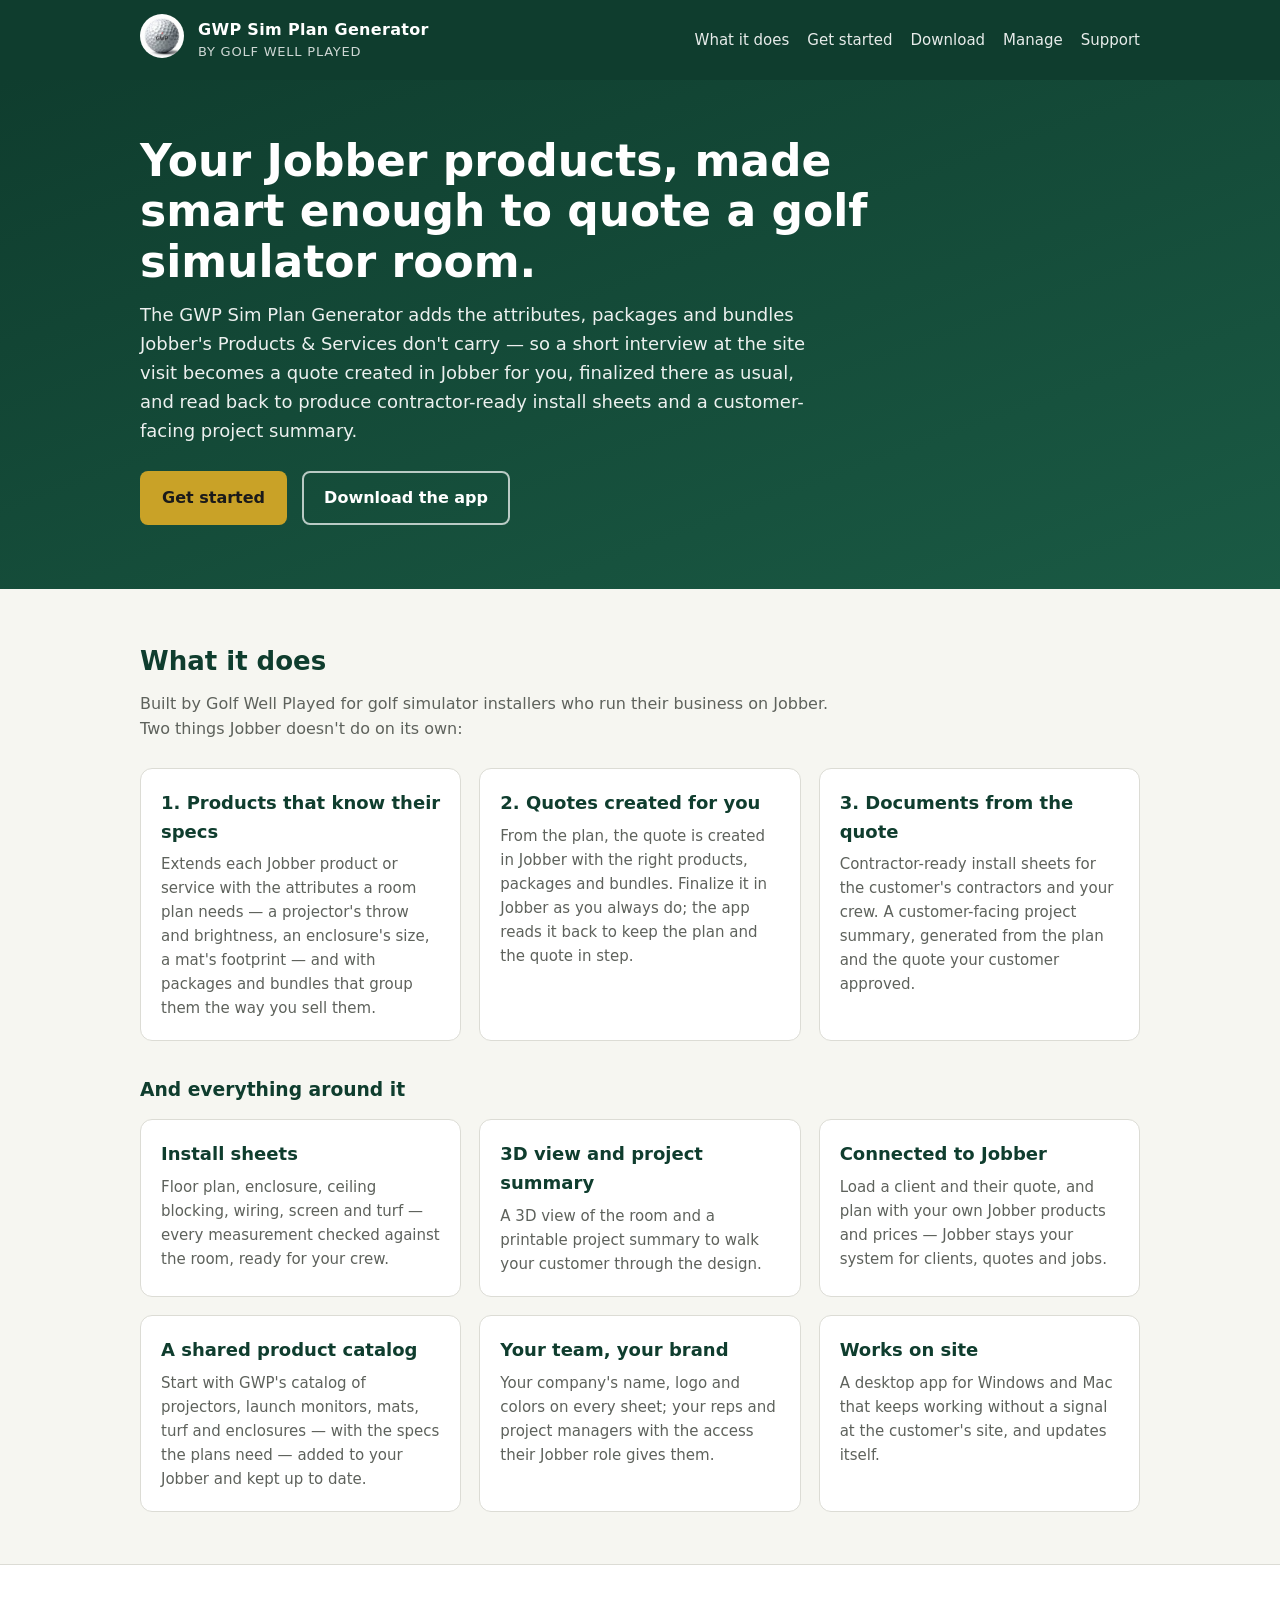
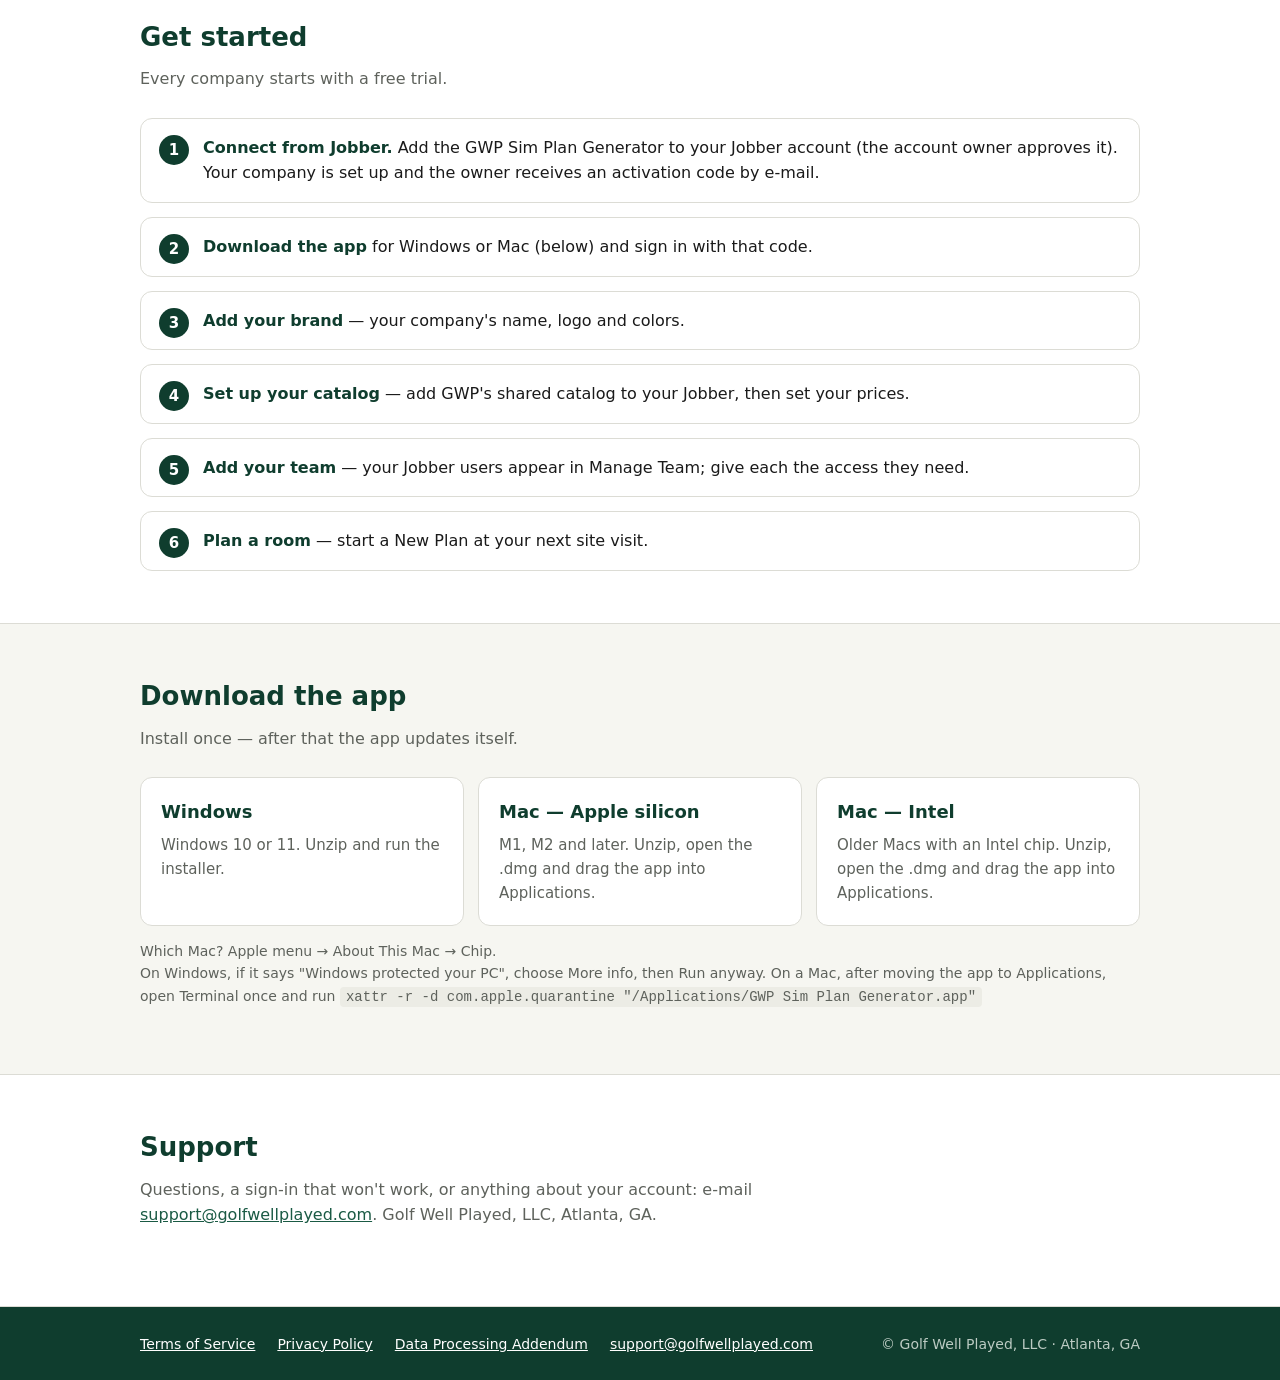
<file: docs/index.html>
<!DOCTYPE html>
<html lang="en">
<head>
<meta charset="utf-8">
<meta name="viewport" content="width=device-width, initial-scale=1">
<title>GWP Sim Plan Generator</title>
<meta name="description" content="Contractor-ready golf simulator room plans, connected to Jobber — floor plan, enclosure, blocking, wiring, screen, turf and a 3D view, from one interview.">
<link rel="icon" href="assets/gwp-logo.png">
<link rel="stylesheet" href="assets/site.css">
</head>
<body>
<header class="top"><div class="wrap">
  <a href="" aria-label="Home"><img src="assets/gwp-logo.png" alt="Golf Well Played"></a>
  <div class="brand">GWP Sim Plan Generator<small>by Golf Well Played</small></div>
  <nav aria-label="Site"><a href="#what">What it does</a><a href="#start">Get started</a><a href="#download">Download</a><a href="manage.html">Manage</a><a href="#support">Support</a></nav>
</div></header>
<main>
<section class="hero"><div class="wrap">
  <h1>Your Jobber products, made smart enough to quote a golf simulator room.</h1>
  <p>The GWP Sim Plan Generator adds the attributes, packages and bundles Jobber's Products &amp; Services don't carry —
  so a short interview at the site visit becomes a quote created in Jobber for you, finalized there as usual, and read
  back to produce contractor-ready install sheets and a customer-facing project summary.</p>
  <a class="btn btn-gold" href="#start">Get started</a> <a class="btn btn-line" href="#download">Download the app</a>
</div></section>

<section id="what"><div class="wrap">
  <h2>What it does</h2>
  <p class="lead">Built by Golf Well Played for golf simulator installers who run their business on Jobber. Two things
    Jobber doesn't do on its own:</p>
  <div class="grid">
    <div class="card"><h3>1. Products that know their specs</h3><p>Extends each Jobber product or service with the
      attributes a room plan needs — a projector's throw and brightness, an enclosure's size, a mat's footprint — and with
      packages and bundles that group them the way you sell them.</p></div>
    <div class="card"><h3>2. Quotes created for you</h3><p>From the plan, the quote is created in Jobber with the right
      products, packages and bundles. Finalize it in Jobber as you always do; the app reads it back to keep the plan and
      the quote in step.</p></div>
    <div class="card"><h3>3. Documents from the quote</h3><p>Contractor-ready install sheets for the customer's contractors
      and your crew. A customer-facing project summary, generated from the plan and the quote your customer approved.</p></div>
  </div>
  <h3 style="margin:34px 0 14px;color:var(--green)">And everything around it</h3>
  <div class="grid">
    <div class="card"><h3>Install sheets</h3><p>Floor plan, enclosure, ceiling blocking, wiring, screen and turf — every
      measurement checked against the room, ready for your crew.</p></div>
    <div class="card"><h3>3D view and project summary</h3><p>A 3D view of the room and a printable project summary to walk
      your customer through the design.</p></div>
    <div class="card"><h3>Connected to Jobber</h3><p>Load a client and their quote, and plan with your own Jobber products
      and prices — Jobber stays your system for clients, quotes and jobs.</p></div>
    <div class="card"><h3>A shared product catalog</h3><p>Start with GWP's catalog of projectors, launch monitors, mats,
      turf and enclosures — with the specs the plans need — added to your Jobber and kept up to date.</p></div>
    <div class="card"><h3>Your team, your brand</h3><p>Your company's name, logo and colors on every sheet; your reps and
      project managers with the access their Jobber role gives them.</p></div>
    <div class="card"><h3>Works on site</h3><p>A desktop app for Windows and Mac that keeps working without a signal at the
      customer's site, and updates itself.</p></div>
  </div>
</div></section>

<section id="start" class="band"><div class="wrap">
  <h2>Get started</h2>
  <p class="lead">Every company starts with a free trial.</p>
  <ol class="steps">
    <li><b>Connect from Jobber.</b> Add the GWP Sim Plan Generator to your Jobber account (the account owner approves it).
      Your company is set up and the owner receives an activation code by e-mail.</li>
    <li><b>Download the app</b> for Windows or Mac (below) and sign in with that code.</li>
    <li><b>Add your brand</b> — your company's name, logo and colors.</li>
    <li><b>Set up your catalog</b> — add GWP's shared catalog to your Jobber, then set your prices.</li>
    <li><b>Add your team</b> — your Jobber users appear in Manage Team; give each the access they need.</li>
    <li><b>Plan a room</b> — start a New Plan at your next site visit.</li>
  </ol>
</div></section>

<section id="download"><div class="wrap">
  <h2>Download the app</h2>
  <p class="lead">Install once — after that the app updates itself.</p>
  <div class="downloads">
    <a class="card" href="https://github.com/rkfarrisjr/gwp-sim-plan-generator-releases/releases/latest/download/GWP-Sim-Plan-Generator-Windows.zip"><h3>Windows</h3><p>Windows 10 or 11. Unzip and run the
      installer.</p></a>
    <a class="card" href="https://github.com/rkfarrisjr/gwp-sim-plan-generator-releases/releases/latest/download/GWP-Sim-Plan-Generator-Mac-Apple-Silicon.zip"><h3>Mac — Apple silicon</h3><p>M1, M2 and later.
      Unzip, open the .dmg and drag the app into Applications.</p></a>
    <a class="card" href="https://github.com/rkfarrisjr/gwp-sim-plan-generator-releases/releases/latest/download/GWP-Sim-Plan-Generator-Mac-Intel.zip"><h3>Mac — Intel</h3><p>Older Macs with an Intel chip.
      Unzip, open the .dmg and drag the app into Applications.</p></a>
  </div>
  <p class="note u-mt">Which Mac? Apple menu → About This Mac → Chip.<br>On Windows, if it says "Windows protected your PC",
    choose More info, then Run anyway. On a Mac, after moving the app to Applications, open Terminal once and run
    <code>xattr -r -d com.apple.quarantine "/Applications/GWP Sim Plan Generator.app"</code></p>
</div></section>

<section id="support" class="band"><div class="wrap">
  <h2>Support</h2>
  <p class="lead">Questions, a sign-in that won't work, or anything about your account: e-mail
    <a href="mailto:support@golfwellplayed.com">support@golfwellplayed.com</a>. Golf Well Played, LLC, Atlanta, GA.</p>
</div></section>
</main>
<footer><div class="wrap">
  <a href="legal/terms.html">Terms of Service</a>
  <a href="legal/privacy.html">Privacy Policy</a>
  <a href="legal/dpa.html">Data Processing Addendum</a>
  <a href="mailto:support@golfwellplayed.com">support@golfwellplayed.com</a>
  <span class="right">© Golf Well Played, LLC · Atlanta, GA</span>
</div></footer>
</body>
</html>
</file>
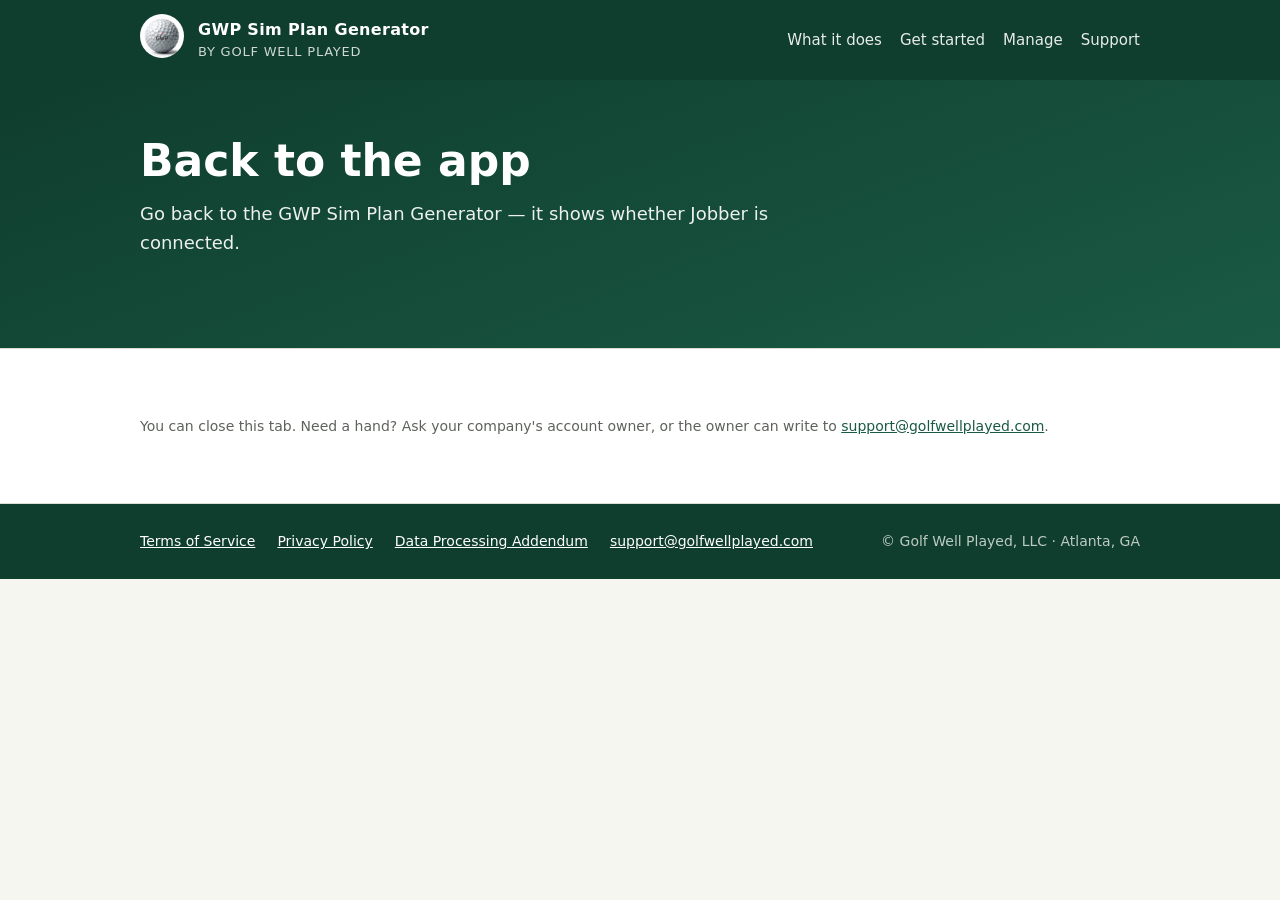
<file: docs/connect-done.html>
<!DOCTYPE html>
<html lang="en">
<head>
<meta charset="utf-8">
<meta name="viewport" content="width=device-width, initial-scale=1">
<title>Jobber connection — GWP Sim Plan Generator</title>
<meta name="robots" content="noindex">
<link rel="icon" href="assets/gwp-logo.png">
<link rel="stylesheet" href="assets/site.css">
<script src="assets/connect-done.js" defer></script>
</head>
<body>
<!-- Where Jobber's connect ends (v3.1.0, Rick 2026-11-24): Xano's /callback redirects here with ?result=connected | trial |
     used | expired | invalid | error (&why=other_company | other_account) — a new company goes to welcome.html instead. assets/connect-done.js shows the matching
     message; without it, the generic one below stays. -->
<header class="top"><div class="wrap">
  <a href="./" aria-label="Home"><img src="assets/gwp-logo.png" alt="Golf Well Played"></a>
  <div class="brand">GWP Sim Plan Generator<small>by Golf Well Played</small></div>
  <nav aria-label="Site"><a href="./#what">What it does</a><a href="./#start">Get started</a><a href="manage.html">Manage</a><a href="./#support">Support</a></nav>
</div></header>
<main>
<section class="hero"><div class="wrap">
  <h1 id="cd-title">Back to the app</h1>
  <p id="cd-text">Go back to the GWP Sim Plan Generator — it shows whether Jobber is connected.</p>
  <p id="cd-why" class="note" hidden></p>
</div></section>
<section class="band"><div class="wrap">
  <p class="note">You can close this tab. Need a hand? Ask your company's account owner, or the owner can write to
    <a href="mailto:support@golfwellplayed.com">support@golfwellplayed.com</a>.</p>
</div></section>
</main>
<footer><div class="wrap">
  <a href="legal/terms.html">Terms of Service</a>
  <a href="legal/privacy.html">Privacy Policy</a>
  <a href="legal/dpa.html">Data Processing Addendum</a>
  <a href="mailto:support@golfwellplayed.com">support@golfwellplayed.com</a>
  <span class="right">© Golf Well Played, LLC · Atlanta, GA</span>
</div></footer>
</body>
</html>
</file>
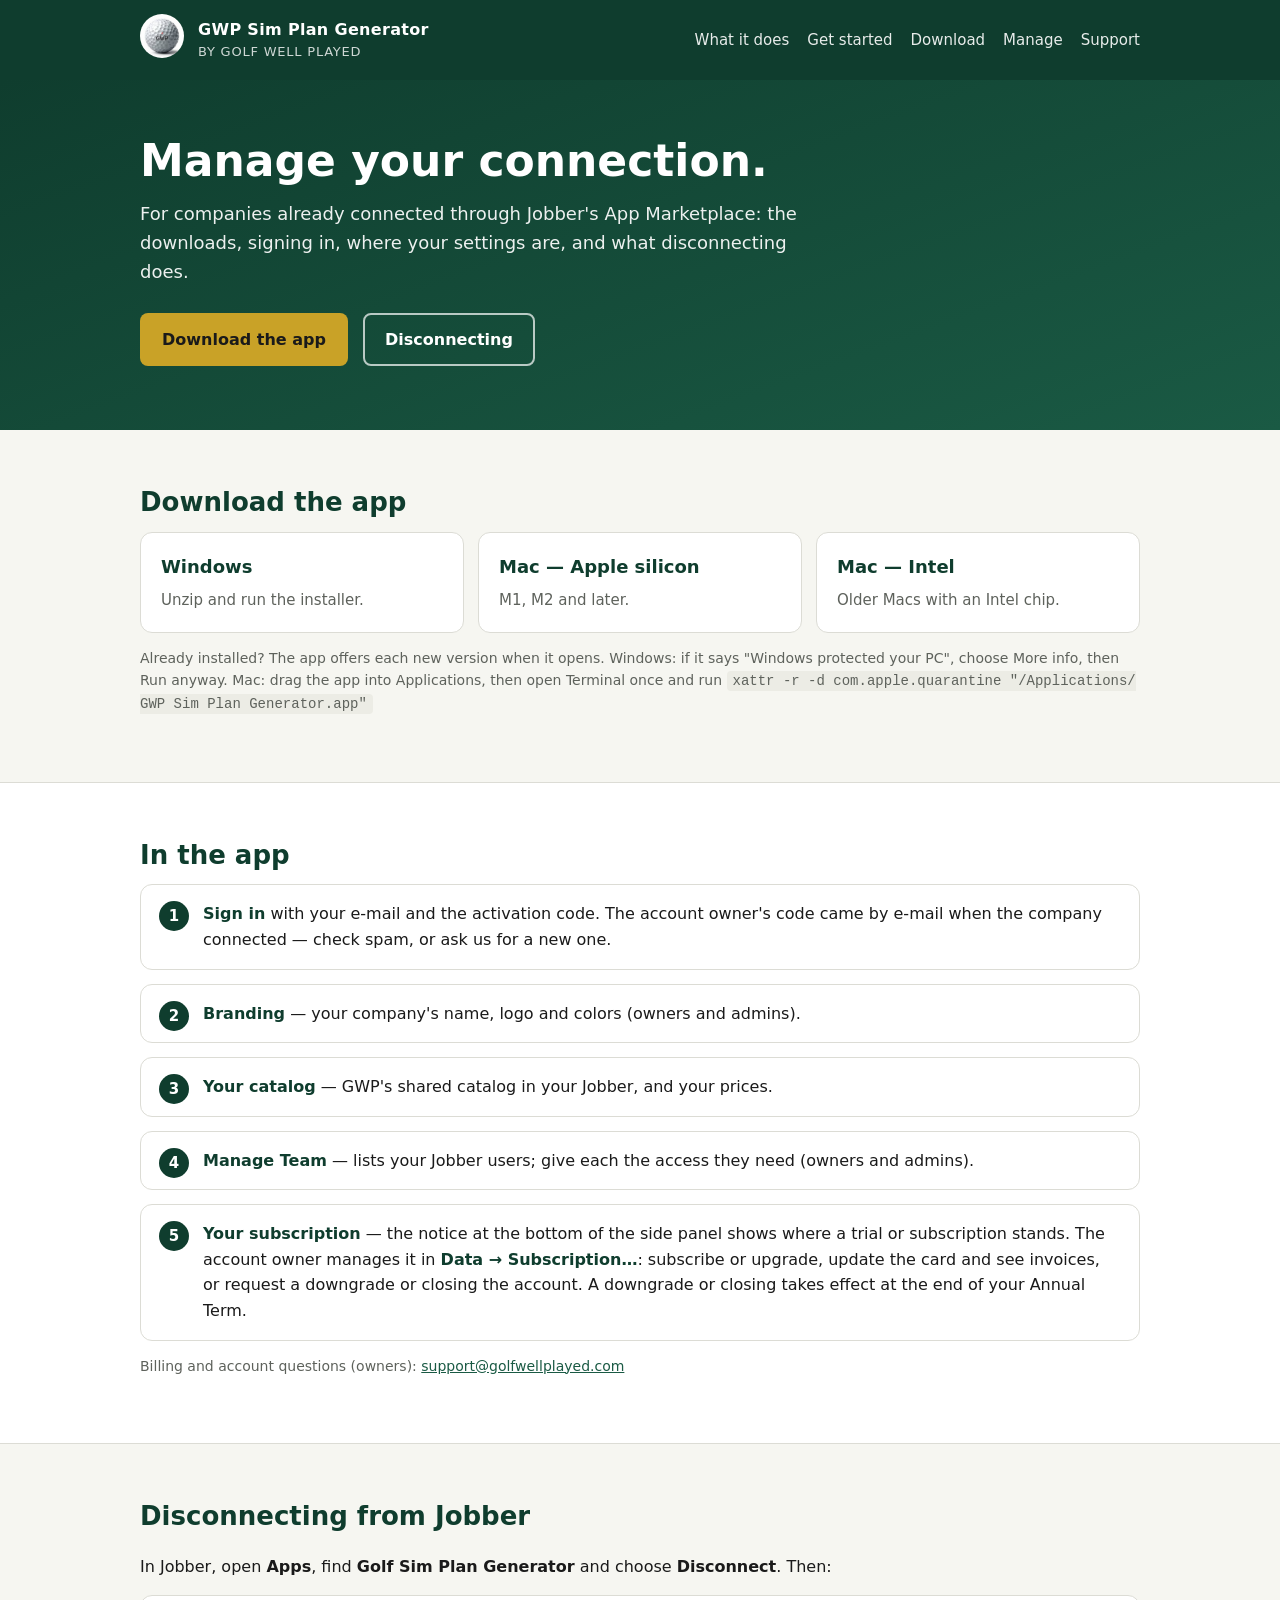
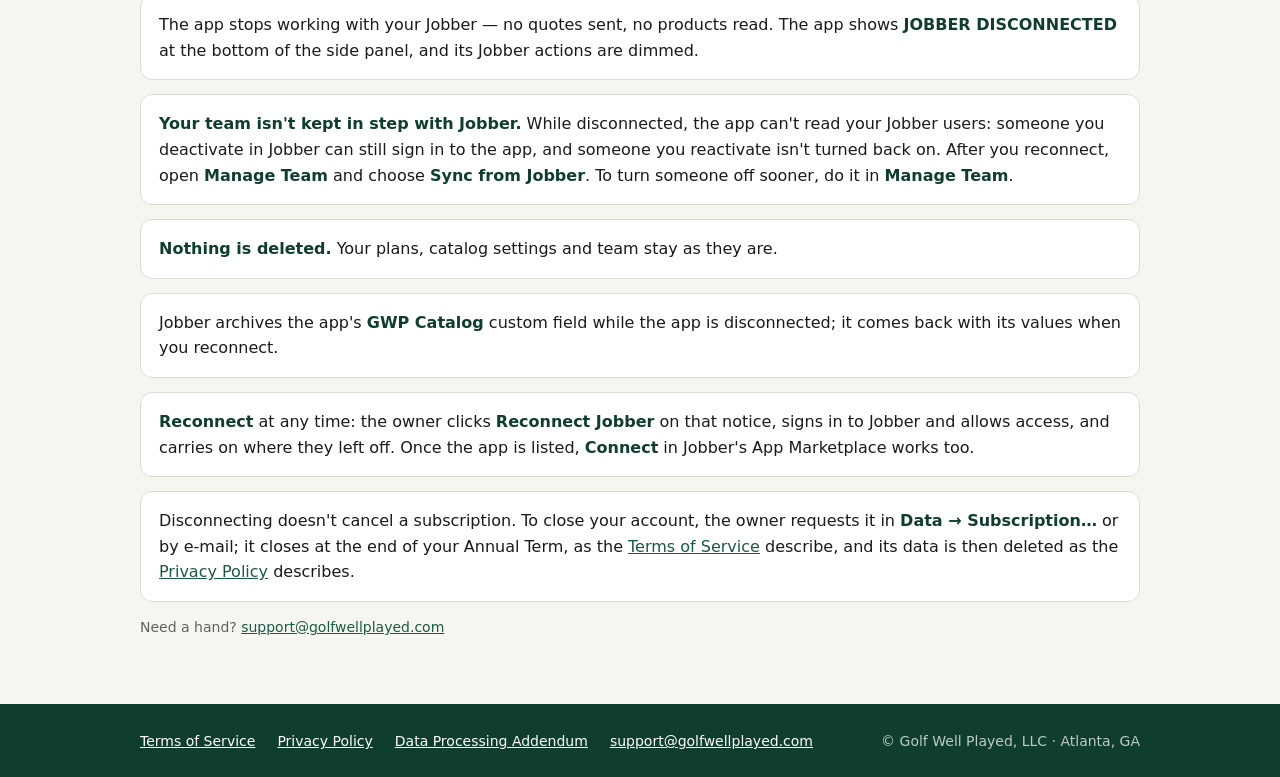
<file: docs/manage.html>
<!DOCTYPE html>
<html lang="en">
<head>
<meta charset="utf-8">
<meta name="viewport" content="width=device-width, initial-scale=1">
<title>Manage — GWP Sim Plan Generator</title>
<meta name="description" content="For companies connected to the GWP Sim Plan Generator — download the app, sign in, find your settings, and what disconnecting from Jobber does.">
<link rel="icon" href="assets/gwp-logo.png">
<link rel="stylesheet" href="assets/site.css">
</head>
<body>
<header class="top"><div class="wrap">
  <a href="./" aria-label="Home"><img src="assets/gwp-logo.png" alt="Golf Well Played"></a>
  <div class="brand">GWP Sim Plan Generator<small>by Golf Well Played</small></div>
  <nav aria-label="Site"><a href="./#what">What it does</a><a href="./#start">Get started</a><a href="#download">Download</a><a href="manage.html">Manage</a><a href="./#support">Support</a></nav>
</div></header>
<main>
<section class="hero"><div class="wrap">
  <h1>Manage your connection.</h1>
  <p>For companies already connected through Jobber's App Marketplace: the downloads, signing in, where your settings
  are, and what disconnecting does.</p>
  <a class="btn btn-gold" href="#download">Download the app</a> <a class="btn btn-line" href="#disconnect">Disconnecting</a>
</div></section>
<section id="download"><div class="wrap">
  <h2>Download the app</h2>
  <div class="downloads">
    <a class="card" href="https://github.com/rkfarrisjr/gwp-sim-plan-generator-releases/releases/latest/download/GWP-Sim-Plan-Generator-Windows.zip"><h3>Windows</h3><p>Unzip and run the installer.</p></a>
    <a class="card" href="https://github.com/rkfarrisjr/gwp-sim-plan-generator-releases/releases/latest/download/GWP-Sim-Plan-Generator-Mac-Apple-Silicon.zip"><h3>Mac — Apple silicon</h3><p>M1, M2 and later.</p></a>
    <a class="card" href="https://github.com/rkfarrisjr/gwp-sim-plan-generator-releases/releases/latest/download/GWP-Sim-Plan-Generator-Mac-Intel.zip"><h3>Mac — Intel</h3><p>Older Macs with an Intel chip.</p></a>
  </div>
  <p class="note">Already installed? The app offers each new version when it opens. Windows: if it says "Windows
    protected your PC", choose More info, then Run anyway. Mac: drag the app into Applications, then open Terminal once
    and run <code>xattr -r -d com.apple.quarantine "/Applications/GWP Sim Plan Generator.app"</code></p>
</div></section>
<section class="band"><div class="wrap">
  <h2>In the app</h2>
  <ol class="steps">
    <li><b>Sign in</b> with your e-mail and the activation code. The account owner's code came by e-mail when the
      company connected — check spam, or ask us for a new one.</li>
    <li><b>Branding</b> — your company's name, logo and colors (owners and admins).</li>
    <li><b>Your catalog</b> — GWP's shared catalog in your Jobber, and your prices.</li>
    <li><b>Manage Team</b> — lists your Jobber users; give each the access they need (owners and admins).</li>
    <li><b>Your subscription</b> — the notice at the bottom of the side panel shows where a trial or subscription stands. The
      account owner manages it in <b>Data → Subscription…</b>: subscribe or upgrade, update the card and see invoices,
      or request a downgrade or closing the account. A downgrade or closing takes effect at the end of your Annual
      Term.</li>
  </ol>
  <p class="note">Billing and account questions (owners): <a href="mailto:support@golfwellplayed.com">support@golfwellplayed.com</a></p>
</div></section>
<section id="disconnect"><div class="wrap">
  <h2>Disconnecting from Jobber</h2>
  <p>In Jobber, open <b>Apps</b>, find <b>Golf Sim Plan Generator</b> and choose <b>Disconnect</b>. Then:</p>
  <ul class="steps plain">
    <li>The app stops working with your Jobber — no quotes sent, no products read. The app shows
      <b>JOBBER DISCONNECTED</b> at the bottom of the side panel, and its Jobber actions are dimmed.</li>
    <li><b>Your team isn't kept in step with Jobber.</b> While disconnected, the app can't read your Jobber users: someone
      you deactivate in Jobber can still sign in to the app, and someone you reactivate isn't turned back on. After you
      reconnect, open <b>Manage Team</b> and choose <b>Sync from Jobber</b>. To turn someone off sooner, do it in
      <b>Manage Team</b>.</li>
    <li><b>Nothing is deleted.</b> Your plans, catalog settings and team stay as they are.</li>
    <li>Jobber archives the app's <b>GWP Catalog</b> custom field while the app is disconnected; it comes back with its
      values when you reconnect.</li>
    <li><b>Reconnect</b> at any time: the owner clicks <b>Reconnect Jobber</b> on that notice, signs in to Jobber and
      allows access, and carries on where they left off. Once the app is listed, <b>Connect</b> in Jobber's App
      Marketplace works too.</li>
    <li>Disconnecting doesn't cancel a subscription. To close your account, the owner requests it in
      <b>Data → Subscription…</b> or by e-mail; it closes at the end of your Annual Term, as the
      <a href="legal/terms.html">Terms of Service</a> describe, and its data is then deleted as the
      <a href="legal/privacy.html">Privacy Policy</a> describes.</li>
  </ul>
  <p class="note">Need a hand? <a href="mailto:support@golfwellplayed.com">support@golfwellplayed.com</a></p>
</div></section>
</main>
<footer><div class="wrap">
  <a href="legal/terms.html">Terms of Service</a>
  <a href="legal/privacy.html">Privacy Policy</a>
  <a href="legal/dpa.html">Data Processing Addendum</a>
  <a href="mailto:support@golfwellplayed.com">support@golfwellplayed.com</a>
  <span class="right">© Golf Well Played, LLC · Atlanta, GA</span>
</div></footer>
</body>
</html>
</file>
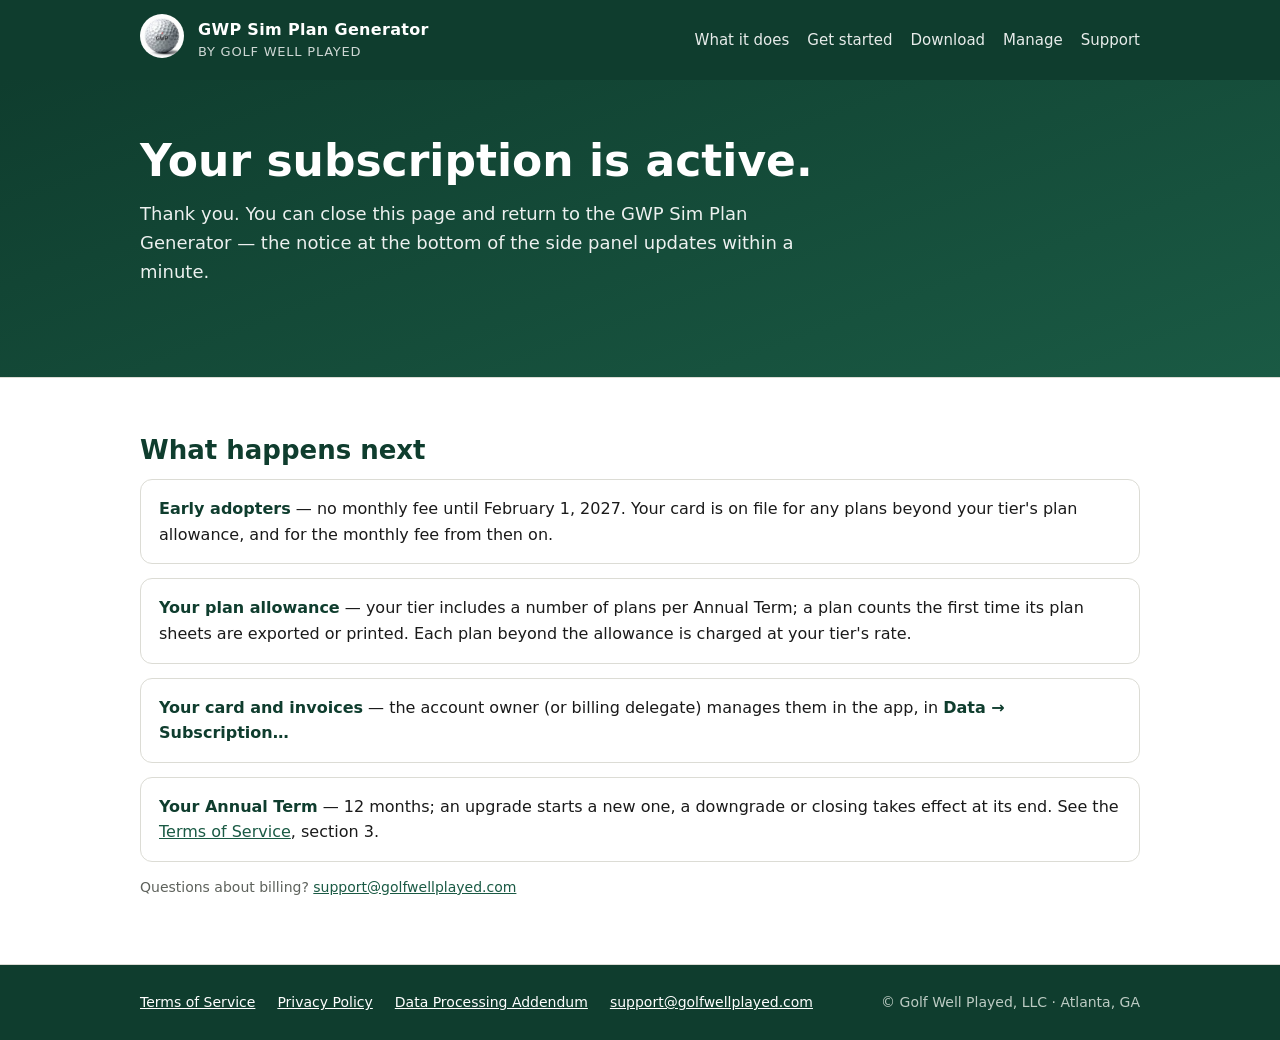
<file: docs/subscribed.html>
<!DOCTYPE html>
<html lang="en">
<head>
<meta charset="utf-8">
<meta name="viewport" content="width=device-width, initial-scale=1">
<title>Subscribed — GWP Sim Plan Generator</title>
<meta name="description" content="Your GWP Sim Plan Generator subscription is active — return to the app.">
<meta name="robots" content="noindex">
<link rel="icon" href="assets/gwp-logo.png">
<link rel="stylesheet" href="assets/site.css">
</head>
<body>
<header class="top"><div class="wrap">
  <a href="./" aria-label="Home"><img src="assets/gwp-logo.png" alt="Golf Well Played"></a>
  <div class="brand">GWP Sim Plan Generator<small>by Golf Well Played</small></div>
  <nav aria-label="Site"><a href="./#what">What it does</a><a href="./#start">Get started</a><a href="manage.html#download">Download</a><a href="manage.html">Manage</a><a href="./#support">Support</a></nav>
</div></header>
<main>
<section class="hero"><div class="wrap">
  <h1>Your subscription is active.</h1>
  <p>Thank you. You can close this page and return to the GWP Sim Plan Generator — the notice at the bottom of the side
  panel updates within a minute.</p>
</div></section>
<section class="band"><div class="wrap">
  <h2>What happens next</h2>
  <ul class="steps plain">
    <li><b>Early adopters</b> — no monthly fee until February 1, 2027. Your card is on file for any plans beyond your
      tier's plan allowance, and for the monthly fee from then on.</li>
    <li><b>Your plan allowance</b> — your tier includes a number of plans per Annual Term; a plan counts the first time
      its plan sheets are exported or printed. Each plan beyond the allowance is charged at your tier's rate.</li>
    <li><b>Your card and invoices</b> — the account owner (or billing delegate) manages them in the app, in
      <b>Data → Subscription…</b></li>
    <li><b>Your Annual Term</b> — 12 months; an upgrade starts a new one, a downgrade or closing takes effect at its end.
      See the <a href="legal/terms.html">Terms of Service</a>, section 3.</li>
  </ul>
  <p class="note">Questions about billing? <a href="mailto:support@golfwellplayed.com">support@golfwellplayed.com</a></p>
</div></section>
</main>
<footer><div class="wrap">
  <a href="legal/terms.html">Terms of Service</a>
  <a href="legal/privacy.html">Privacy Policy</a>
  <a href="legal/dpa.html">Data Processing Addendum</a>
  <a href="mailto:support@golfwellplayed.com">support@golfwellplayed.com</a>
  <span class="right">© Golf Well Played, LLC · Atlanta, GA</span>
</div></footer>
</body>
</html>
</file>
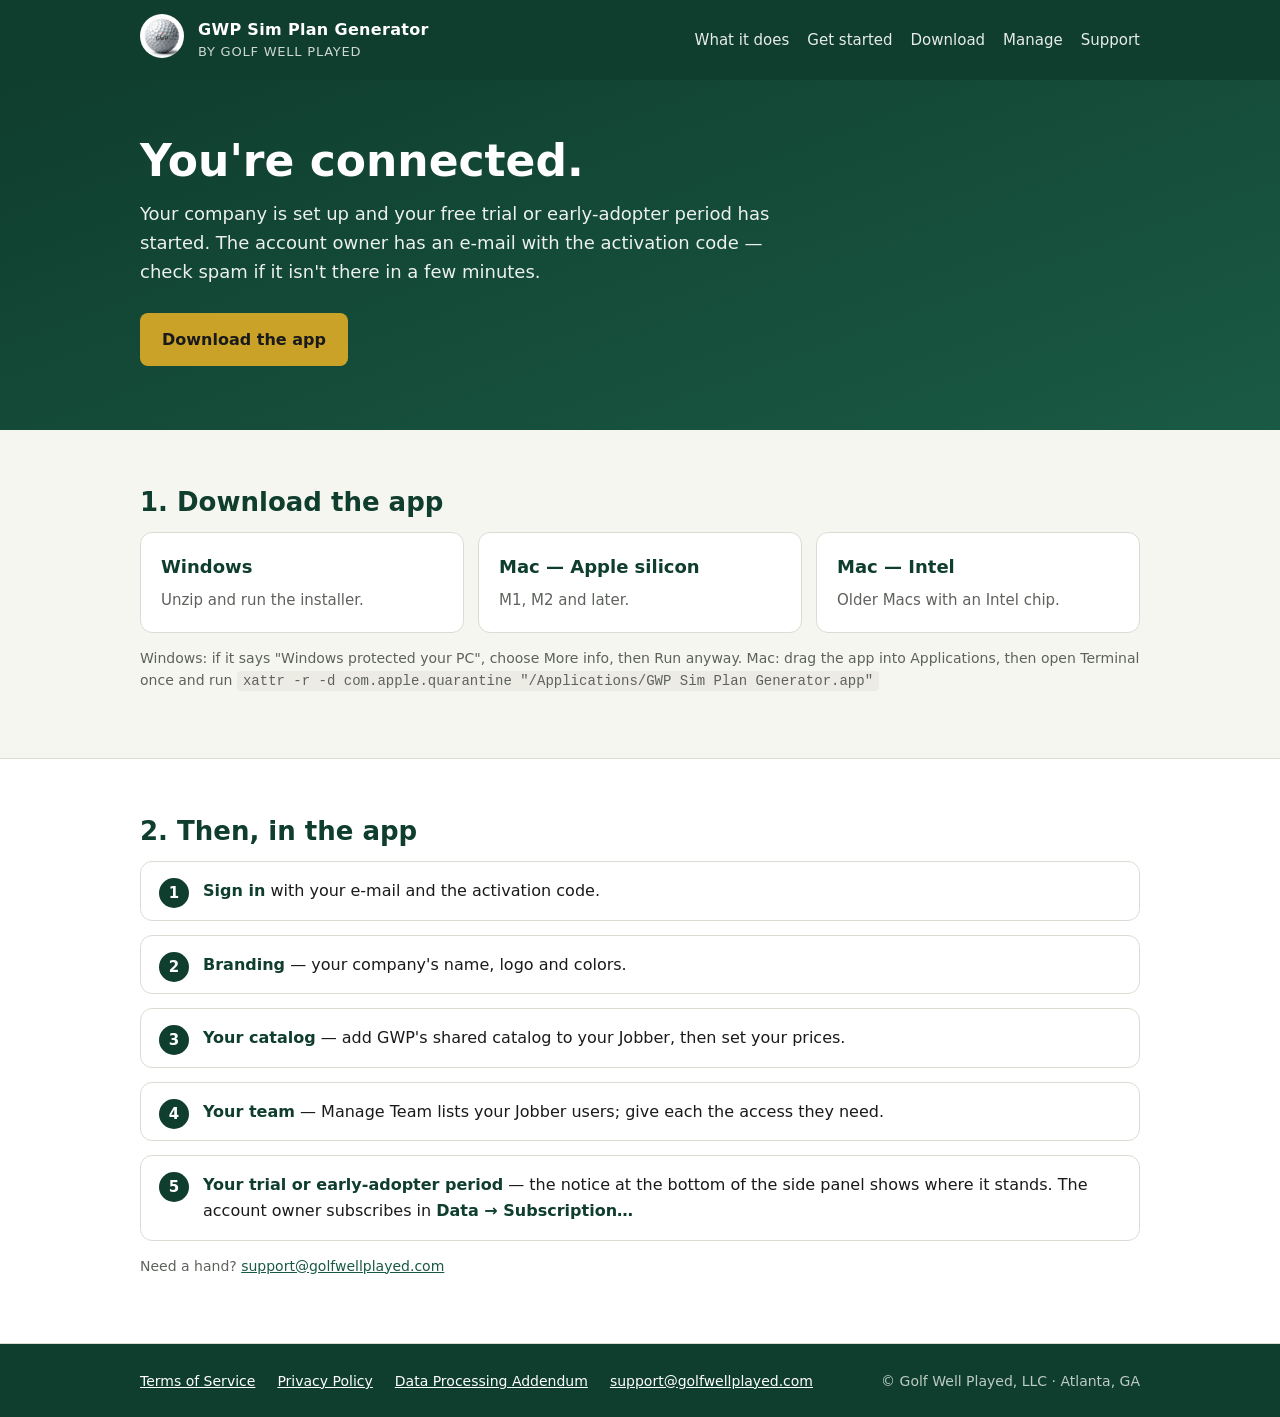
<file: docs/welcome.html>
<!DOCTYPE html>
<html lang="en">
<head>
<meta charset="utf-8">
<meta name="viewport" content="width=device-width, initial-scale=1">
<title>Welcome — GWP Sim Plan Generator</title>
<meta name="description" content="You're connected to the GWP Sim Plan Generator — download the app and sign in with the activation code sent to the account owner.">
<link rel="icon" href="assets/gwp-logo.png">
<link rel="stylesheet" href="assets/site.css">
</head>
<body>
<header class="top"><div class="wrap">
  <a href="./" aria-label="Home"><img src="assets/gwp-logo.png" alt="Golf Well Played"></a>
  <div class="brand">GWP Sim Plan Generator<small>by Golf Well Played</small></div>
  <nav aria-label="Site"><a href="./#what">What it does</a><a href="./#start">Get started</a><a href="#download">Download</a><a href="manage.html">Manage</a><a href="./#support">Support</a></nav>
</div></header>
<main>
<section class="hero"><div class="wrap">
  <h1>You're connected.</h1>
  <p>Your company is set up and your free trial or early-adopter period has started. The account owner has an e-mail with the activation code
  — check spam if it isn't there in a few minutes.</p>
  <a class="btn btn-gold" href="#download">Download the app</a>
</div></section>
<section id="download"><div class="wrap">
  <h2>1. Download the app</h2>
  <div class="downloads">
    <a class="card" href="https://github.com/rkfarrisjr/gwp-sim-plan-generator-releases/releases/latest/download/GWP-Sim-Plan-Generator-Windows.zip"><h3>Windows</h3><p>Unzip and run the installer.</p></a>
    <a class="card" href="https://github.com/rkfarrisjr/gwp-sim-plan-generator-releases/releases/latest/download/GWP-Sim-Plan-Generator-Mac-Apple-Silicon.zip"><h3>Mac — Apple silicon</h3><p>M1, M2 and later.</p></a>
    <a class="card" href="https://github.com/rkfarrisjr/gwp-sim-plan-generator-releases/releases/latest/download/GWP-Sim-Plan-Generator-Mac-Intel.zip"><h3>Mac — Intel</h3><p>Older Macs with an Intel chip.</p></a>
  </div>
  <p class="note">Windows: if it says "Windows protected your PC", choose More info, then Run anyway. Mac: drag the app
    into Applications, then open Terminal once and run
    <code>xattr -r -d com.apple.quarantine "/Applications/GWP Sim Plan Generator.app"</code></p>
</div></section>
<section class="band"><div class="wrap">
  <h2>2. Then, in the app</h2>
  <ol class="steps">
    <li><b>Sign in</b> with your e-mail and the activation code.</li>
    <li><b>Branding</b> — your company's name, logo and colors.</li>
    <li><b>Your catalog</b> — add GWP's shared catalog to your Jobber, then set your prices.</li>
    <li><b>Your team</b> — Manage Team lists your Jobber users; give each the access they need.</li>
    <li><b>Your trial or early-adopter period</b> — the notice at the bottom of the side panel shows where it stands.
      The account owner subscribes in <b>Data → Subscription…</b></li>
  </ol>
  <p class="note">Need a hand? <a href="mailto:support@golfwellplayed.com">support@golfwellplayed.com</a></p>
</div></section>
</main>
<footer><div class="wrap">
  <a href="legal/terms.html">Terms of Service</a>
  <a href="legal/privacy.html">Privacy Policy</a>
  <a href="legal/dpa.html">Data Processing Addendum</a>
  <a href="mailto:support@golfwellplayed.com">support@golfwellplayed.com</a>
  <span class="right">© Golf Well Played, LLC · Atlanta, GA</span>
</div></footer>
</body>
</html>
</file>
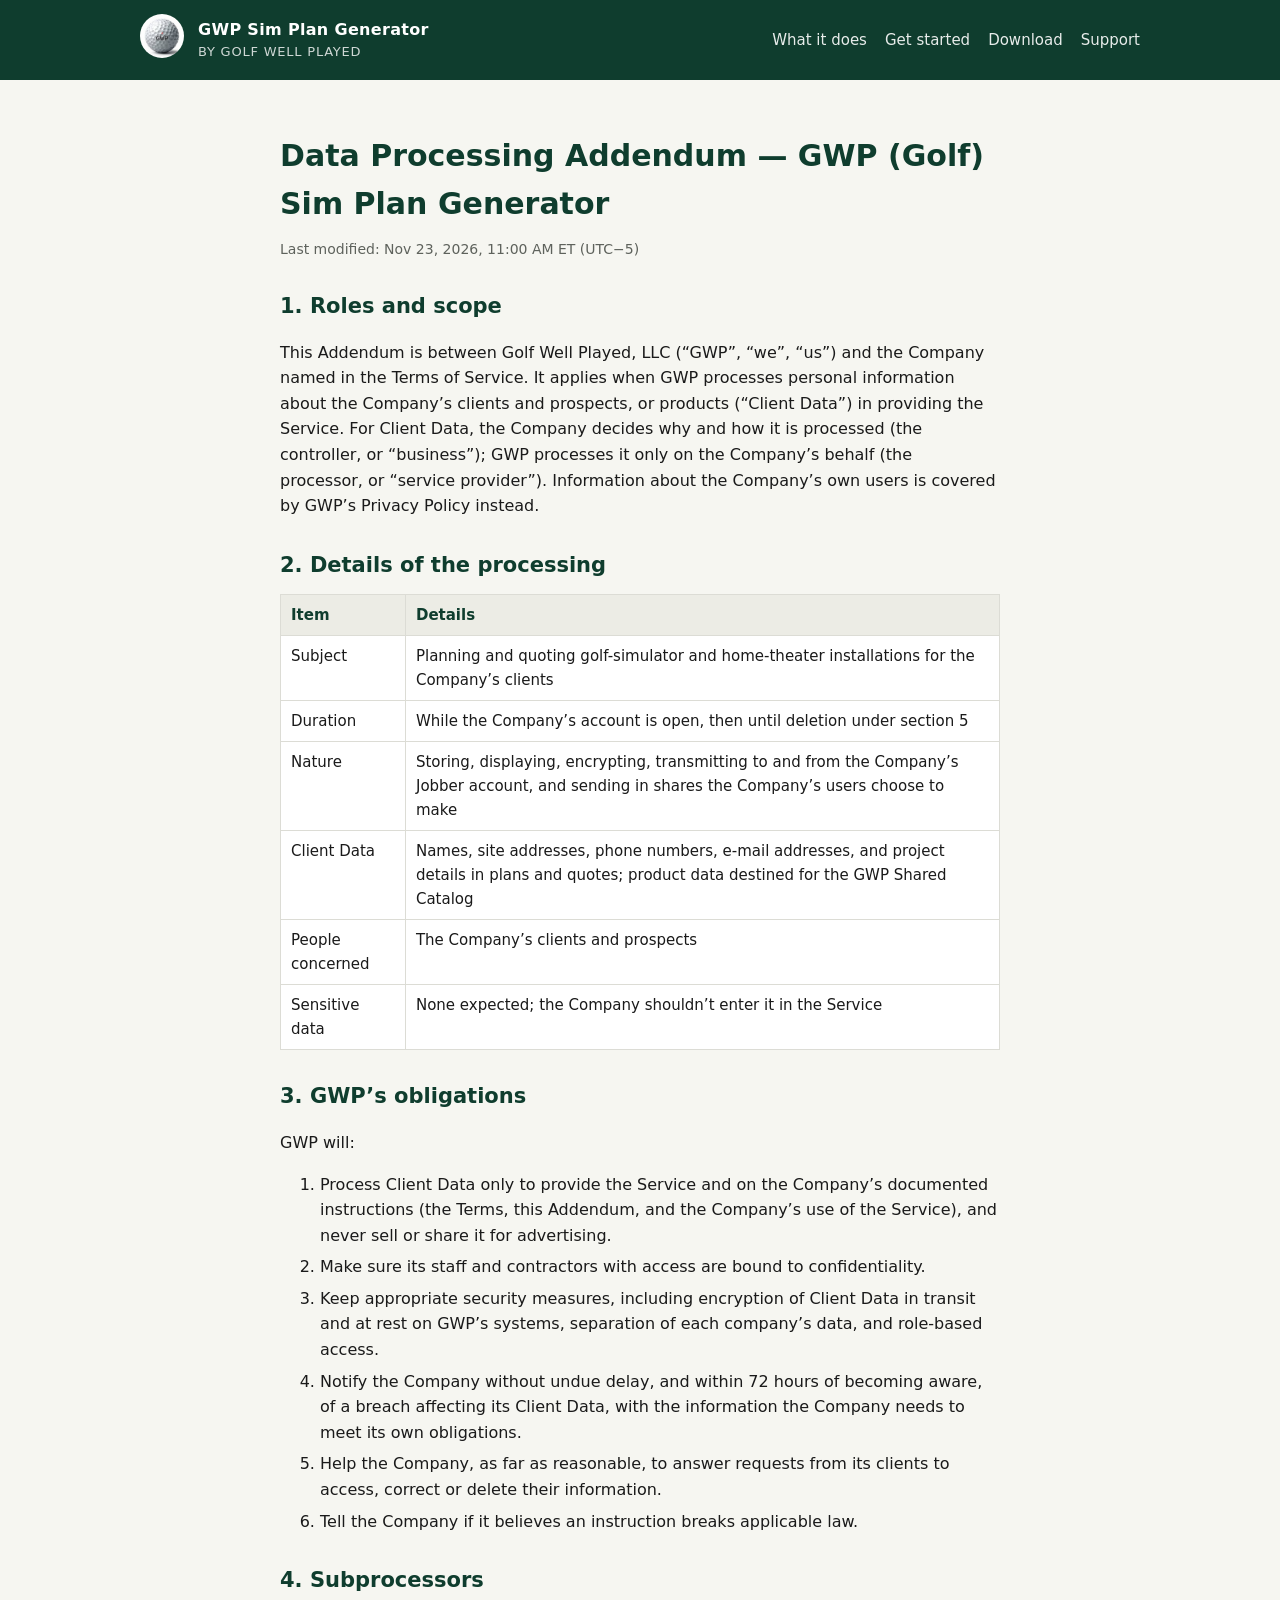
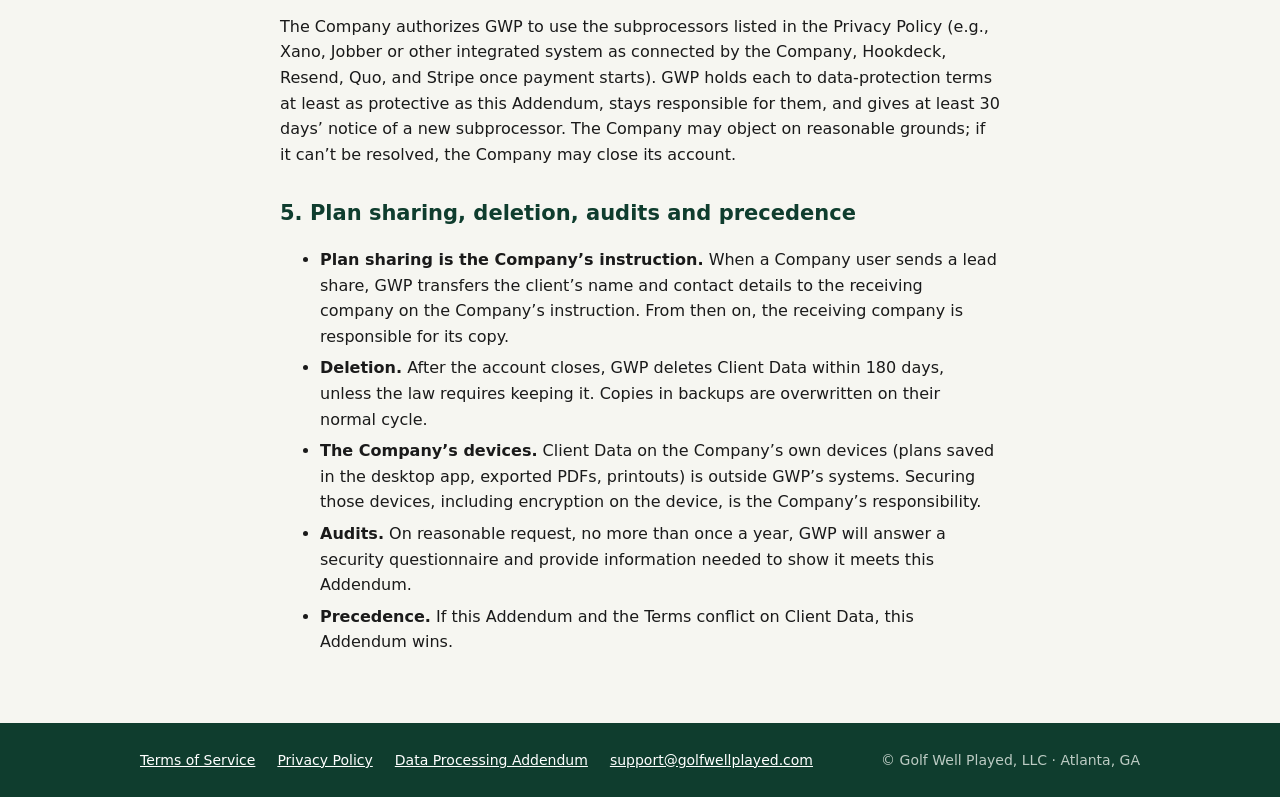
<file: docs/legal/dpa.html>
<!DOCTYPE html>
<html lang="en">
<head>
<meta charset="utf-8">
<meta name="viewport" content="width=device-width, initial-scale=1">
<title>Data Processing Addendum — GWP Sim Plan Generator</title>
<meta name="description" content="The GWP Sim Plan Generator's Data Processing Addendum.">
<link rel="icon" href="../assets/gwp-logo.png">
<link rel="stylesheet" href="../assets/site.css">
</head>
<body>
<header class="top"><div class="wrap">
  <a href="../" aria-label="Home"><img src="../assets/gwp-logo.png" alt="Golf Well Played"></a>
  <div class="brand">GWP Sim Plan Generator<small>by Golf Well Played</small></div>
  <nav aria-label="Site"><a href="../#what">What it does</a><a href="../#start">Get started</a><a href="../#download">Download</a><a href="../#support">Support</a></nav>
</div></header>
<main><section><div class="wrap doc">
<h1>Data Processing Addendum — GWP (Golf) Sim Plan Generator</h1>
<p class="stamp">Last modified: Nov 23, 2026, 11:00 AM ET (UTC−5)</p>
<h2>1. Roles and scope</h2>
<p>This Addendum is between Golf Well Played, LLC (“GWP”, “we”, “us”) and the Company named in the Terms of Service. It applies when GWP processes personal information about the Company’s clients and prospects, or products (“Client Data”) in providing the Service. For Client Data, the Company decides why and how it is processed (the controller, or “business”); GWP processes it only on the Company’s behalf (the processor, or “service provider”). Information about the Company’s own users is covered by GWP’s Privacy Policy instead.</p>
<h2>2. Details of the processing</h2>
<table>
<tr><th>Item</th><th>Details</th></tr>
<tr><td>Subject</td><td>Planning and quoting golf-simulator and home-theater installations for the Company’s clients</td></tr>
<tr><td>Duration</td><td>While the Company’s account is open, then until deletion under section 5</td></tr>
<tr><td>Nature</td><td>Storing, displaying, encrypting, transmitting to and from the Company’s Jobber account, and sending in shares the Company’s users choose to make</td></tr>
<tr><td>Client Data</td><td>Names, site addresses, phone numbers, e-mail addresses, and project details in plans and quotes; product data destined for the GWP Shared Catalog</td></tr>
<tr><td>People concerned</td><td>The Company’s clients and prospects</td></tr>
<tr><td>Sensitive data</td><td>None expected; the Company shouldn’t enter it in the Service</td></tr>
</table>
<h2>3. GWP’s obligations</h2>
<p>GWP will:</p>
<ol><li>
Process Client Data only to provide the Service and on the Company’s documented instructions (the Terms, this Addendum, and the Company’s use of the Service), and never sell or share it for advertising.
</li><li>
Make sure its staff and contractors with access are bound to confidentiality.
</li><li>
Keep appropriate security measures, including encryption of Client Data in transit and at rest on GWP’s systems, separation of each company’s data, and role-based access.
</li><li>
Notify the Company without undue delay, and within 72 hours of becoming aware, of a breach affecting its Client Data, with the information the Company needs to meet its own obligations.
</li><li>
Help the Company, as far as reasonable, to answer requests from its clients to access, correct or delete their information.
</li><li>
Tell the Company if it believes an instruction breaks applicable law.
</li></ol>
<h2>4. Subprocessors</h2>
<p>The Company authorizes GWP to use the subprocessors listed in the Privacy Policy (e.g., Xano, Jobber or other integrated system as connected by the Company, Hookdeck, Resend, Quo, and Stripe once payment starts). GWP holds each to data-protection terms at least as protective as this Addendum, stays responsible for them, and gives at least 30 days’ notice of a new subprocessor. The Company may object on reasonable grounds; if it can’t be resolved, the Company may close its account.</p>
<h2>5. Plan sharing, deletion, audits and precedence</h2>
<ul><li>
<strong>Plan sharing is the Company’s instruction.</strong> When a Company user sends a lead share, GWP transfers the client’s name and contact details to the receiving company on the Company’s instruction. From then on, the receiving company is responsible for its copy.
</li><li>
<strong>Deletion.</strong> After the account closes, GWP deletes Client Data within 180 days, unless the law requires keeping it. Copies in backups are overwritten on their normal cycle.
</li><li>
<strong>The Company’s devices.</strong> Client Data on the Company’s own devices (plans saved in the desktop app, exported PDFs, printouts) is outside GWP’s systems. Securing those devices, including encryption on the device, is the Company’s responsibility.
</li><li>
<strong>Audits.</strong> On reasonable request, no more than once a year, GWP will answer a security questionnaire and provide information needed to show it meets this Addendum.
</li><li>
<strong>Precedence.</strong> If this Addendum and the Terms conflict on Client Data, this Addendum wins.
</li></ul>
</div></section></main>
<footer><div class="wrap">
  <a href="../legal/terms.html">Terms of Service</a>
  <a href="../legal/privacy.html">Privacy Policy</a>
  <a href="../legal/dpa.html">Data Processing Addendum</a>
  <a href="mailto:support@golfwellplayed.com">support@golfwellplayed.com</a>
  <span class="right">© Golf Well Played, LLC · Atlanta, GA</span>
</div></footer>
</body>
</html>
</file>
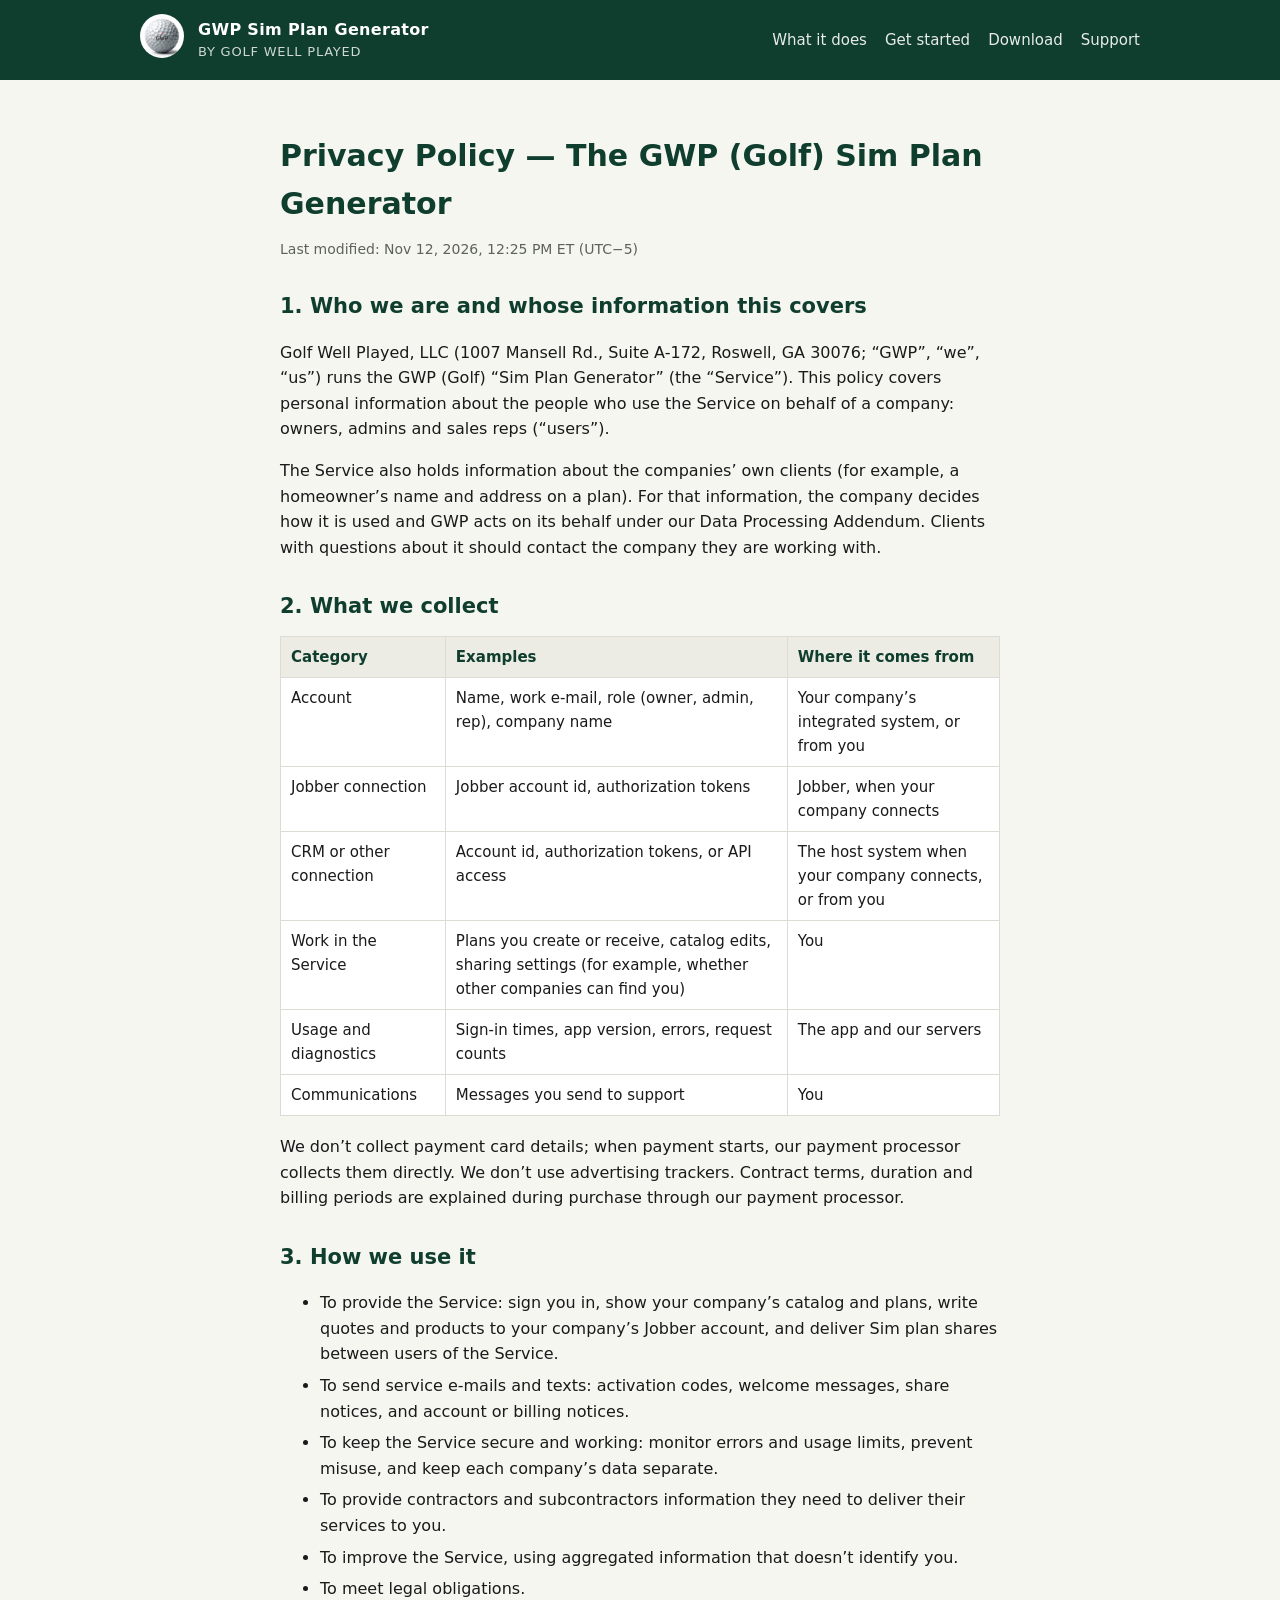
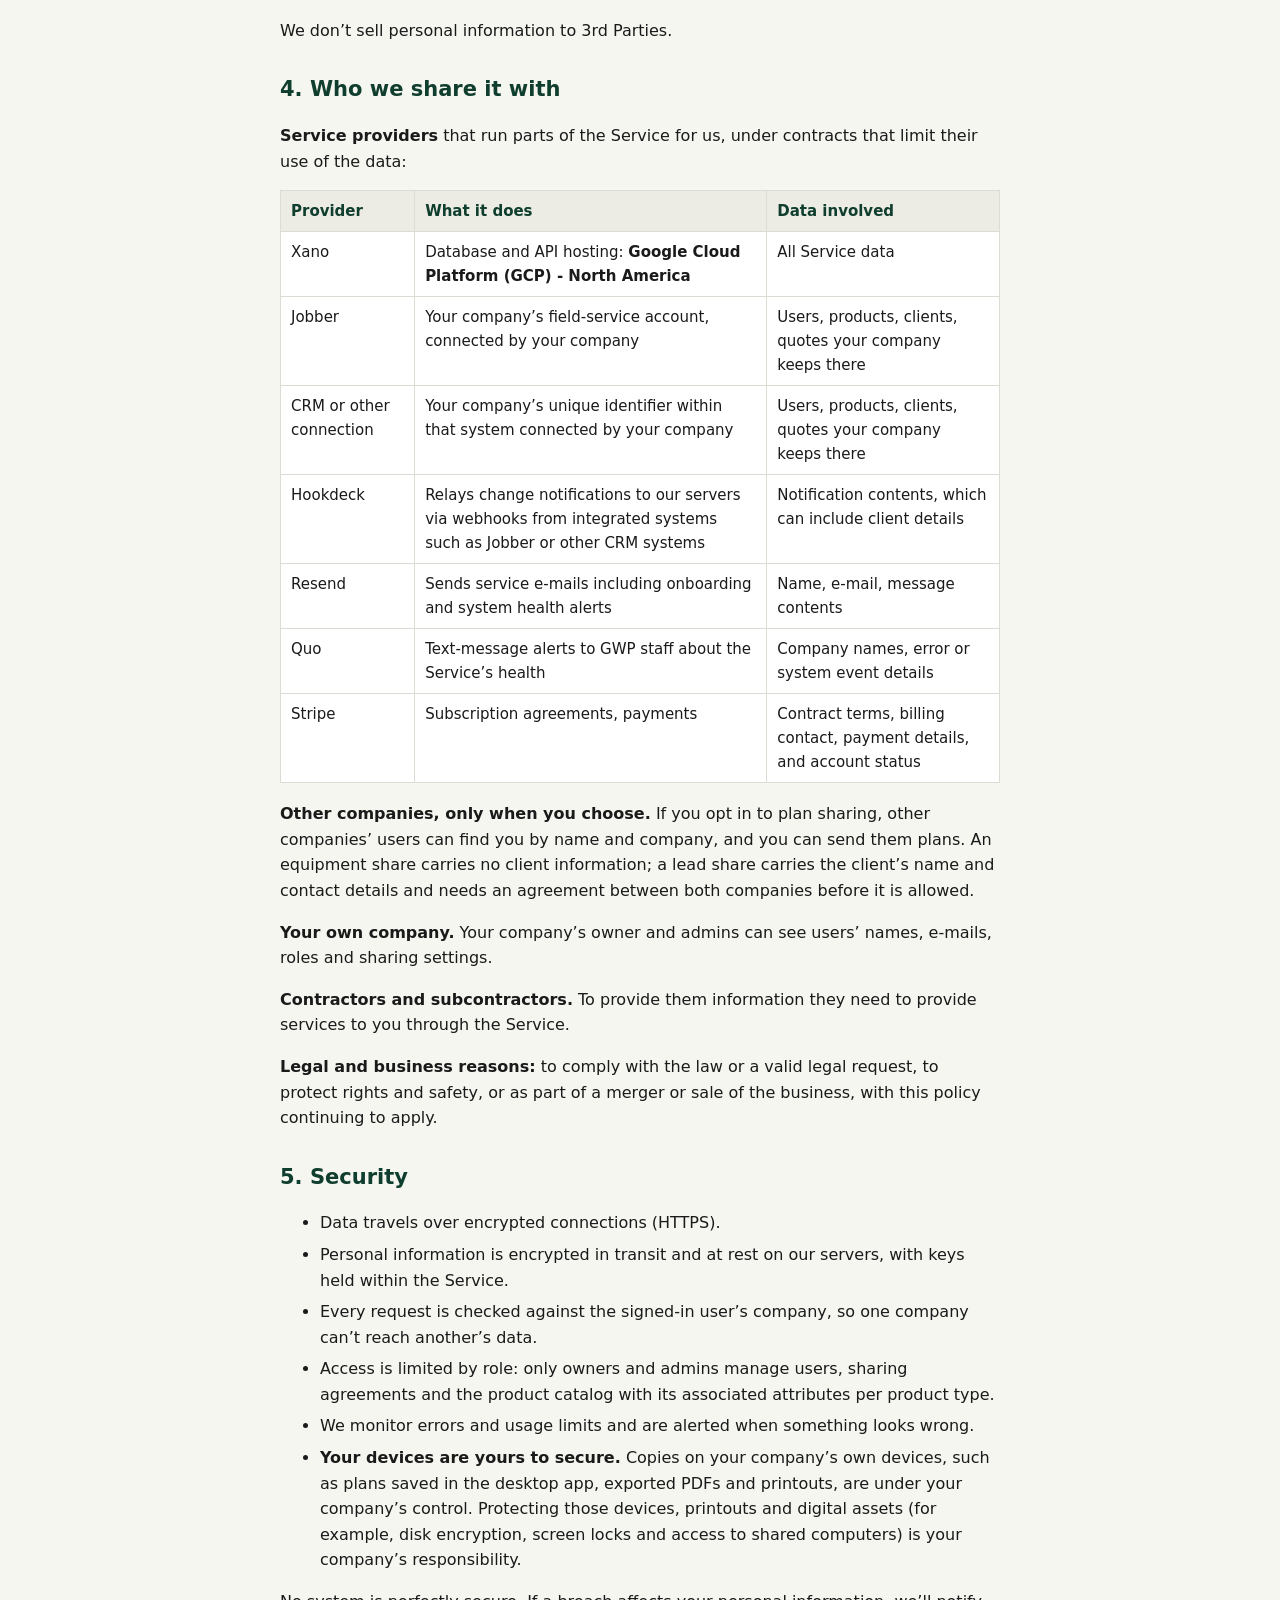
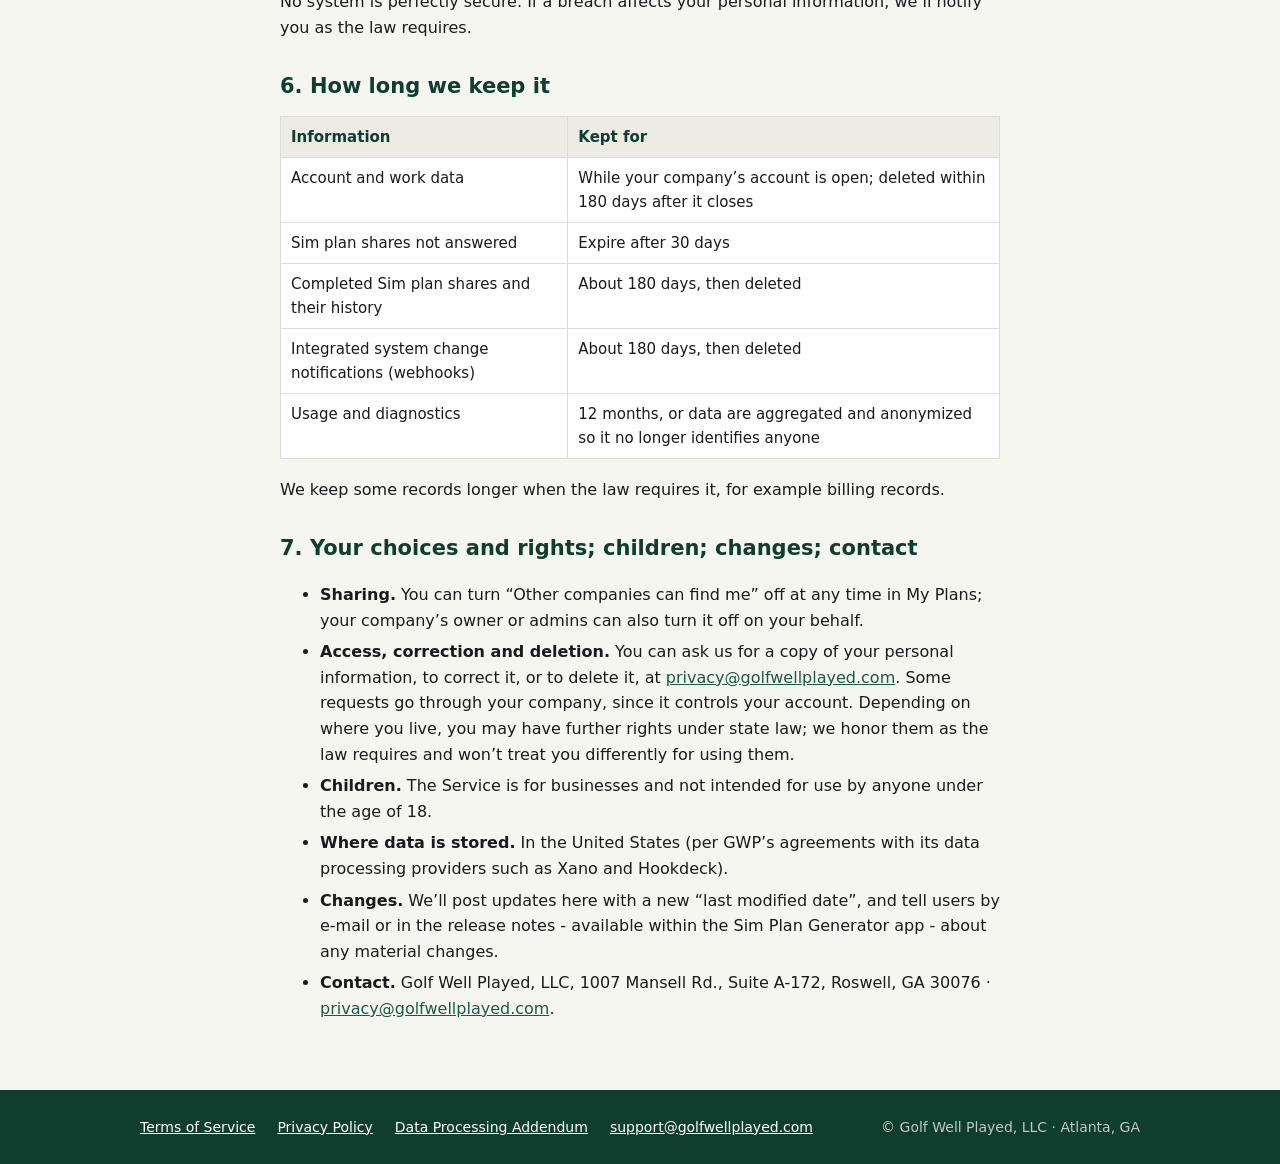
<file: docs/legal/privacy.html>
<!DOCTYPE html>
<html lang="en">
<head>
<meta charset="utf-8">
<meta name="viewport" content="width=device-width, initial-scale=1">
<title>Privacy Policy — GWP Sim Plan Generator</title>
<meta name="description" content="The GWP Sim Plan Generator's Privacy Policy.">
<link rel="icon" href="../assets/gwp-logo.png">
<link rel="stylesheet" href="../assets/site.css">
</head>
<body>
<header class="top"><div class="wrap">
  <a href="../" aria-label="Home"><img src="../assets/gwp-logo.png" alt="Golf Well Played"></a>
  <div class="brand">GWP Sim Plan Generator<small>by Golf Well Played</small></div>
  <nav aria-label="Site"><a href="../#what">What it does</a><a href="../#start">Get started</a><a href="../#download">Download</a><a href="../#support">Support</a></nav>
</div></header>
<main><section><div class="wrap doc">
<h1>Privacy Policy — The GWP (Golf) Sim Plan Generator</h1>
<p class="stamp">Last modified: Nov 12, 2026, 12:25 PM ET (UTC−5)</p>
<h2>1. Who we are and whose information this covers</h2>
<p>Golf Well Played, LLC (1007 Mansell Rd., Suite A-172, Roswell, GA 30076; “GWP”, “we”, “us”) runs the GWP (Golf) “Sim Plan Generator” (the “Service”). This policy covers personal information about the people who use the Service on behalf of a company: owners, admins and sales reps (“users”).</p>
<p>The Service also holds information about the companies’ own clients (for example, a homeowner’s name and address on a plan). For that information, the company decides how it is used and GWP acts on its behalf under our Data Processing Addendum. Clients with questions about it should contact the company they are working with.</p>
<h2>2. What we collect</h2>
<table>
<tr><th>Category</th><th>Examples</th><th>Where it comes from</th></tr>
<tr><td>Account</td><td>Name, work e-mail, role (owner, admin, rep), company name</td><td>Your company’s integrated system, or from you</td></tr>
<tr><td>Jobber connection</td><td>Jobber account id, authorization tokens</td><td>Jobber, when your company connects</td></tr>
<tr><td>CRM or other connection</td><td>Account id, authorization tokens, or API access</td><td>The host system when your company connects, or from you</td></tr>
<tr><td>Work in the Service</td><td>Plans you create or receive, catalog edits, sharing settings (for example, whether other companies can find you)</td><td>You</td></tr>
<tr><td>Usage and diagnostics</td><td>Sign-in times, app version, errors, request counts</td><td>The app and our servers</td></tr>
<tr><td>Communications</td><td>Messages you send to support</td><td>You</td></tr>
</table>
<p>We don’t collect payment card details; when payment starts, our payment processor collects them directly. We don’t use advertising trackers. Contract terms, duration and billing periods are explained during purchase through our payment processor.</p>
<h2>3. How we use it</h2>
<ul><li>
To provide the Service: sign you in, show your company’s catalog and plans, write quotes and products to your company’s Jobber account, and deliver Sim plan shares between users of the Service.
</li><li>
To send service e-mails and texts: activation codes, welcome messages, share notices, and account or billing notices.
</li><li>
To keep the Service secure and working: monitor errors and usage limits, prevent misuse, and keep each company’s data separate.
</li><li>
To provide contractors and subcontractors information they need to deliver their services to you.
</li><li>
To improve the Service, using aggregated information that doesn’t identify you.
</li><li>
To meet legal obligations.
</li></ul>
<p>We don’t sell personal information to 3rd Parties.</p>
<h2>4. Who we share it with</h2>
<p><strong>Service providers</strong> that run parts of the Service for us, under contracts that limit their use of the data:</p>
<table>
<tr><th>Provider</th><th>What it does</th><th>Data involved</th></tr>
<tr><td>Xano</td><td>Database and API hosting: <strong>Google Cloud Platform (GCP) - North America</strong></td><td>All Service data</td></tr>
<tr><td>Jobber</td><td>Your company’s field-service account, connected by your company</td><td>Users, products, clients, quotes your company keeps there</td></tr>
<tr><td>CRM or other connection</td><td>Your company’s unique identifier within that system connected by your company</td><td>Users, products, clients, quotes your company keeps there</td></tr>
<tr><td>Hookdeck</td><td>Relays change notifications to our servers via webhooks from integrated systems such as Jobber or other CRM systems</td><td>Notification contents, which can include client details</td></tr>
<tr><td>Resend</td><td>Sends service e-mails including onboarding and system health alerts</td><td>Name, e-mail, message contents</td></tr>
<tr><td>Quo</td><td>Text-message alerts to GWP staff about the Service’s health</td><td>Company names, error or system event details</td></tr>
<tr><td>Stripe</td><td>Subscription agreements, payments</td><td>Contract terms, billing contact, payment details, and account status</td></tr>
</table>
<p><strong>Other companies, only when you choose.</strong> If you opt in to plan sharing, other companies’ users can find you by name and company, and you can send them plans. An equipment share carries no client information; a lead share carries the client’s name and contact details and needs an agreement between both companies before it is allowed.</p>
<p><strong>Your own company.</strong> Your company’s owner and admins can see users’ names, e-mails, roles and sharing settings.</p>
<p><strong>Contractors and subcontractors.</strong> To provide them information they need to provide services to you through the Service.</p>
<p><strong>Legal and business reasons:</strong> to comply with the law or a valid legal request, to protect rights and safety, or as part of a merger or sale of the business, with this policy continuing to apply.</p>
<h2>5. Security</h2>
<ul><li>
Data travels over encrypted connections (HTTPS).
</li><li>
Personal information is encrypted in transit and at rest on our servers, with keys held within the Service.
</li><li>
Every request is checked against the signed-in user’s company, so one company can’t reach another’s data.
</li><li>
Access is limited by role: only owners and admins manage users, sharing agreements and the product catalog with its associated attributes per product type.
</li><li>
We monitor errors and usage limits and are alerted when something looks wrong.
</li><li>
<strong>Your devices are yours to secure.</strong> Copies on your company’s own devices, such as plans saved in the desktop app, exported PDFs and printouts, are under your company’s control. Protecting those devices, printouts and digital assets (for example, disk encryption, screen locks and access to shared computers) is your company’s responsibility.
</li></ul>
<p>No system is perfectly secure. If a breach affects your personal information, we’ll notify you as the law requires.</p>
<h2>6. How long we keep it</h2>
<table>
<tr><th>Information</th><th>Kept for</th></tr>
<tr><td>Account and work data</td><td>While your company’s account is open; deleted within 180 days after it closes</td></tr>
<tr><td>Sim plan shares not answered</td><td>Expire after 30 days</td></tr>
<tr><td>Completed Sim plan shares and their history</td><td>About 180 days, then deleted</td></tr>
<tr><td>Integrated system change notifications (webhooks)</td><td>About 180 days, then deleted</td></tr>
<tr><td>Usage and diagnostics</td><td>12 months, or data are aggregated and anonymized so it no longer identifies anyone</td></tr>
</table>
<p>We keep some records longer when the law requires it, for example billing records.</p>
<h2>7. Your choices and rights; children; changes; contact</h2>
<ul><li>
<strong>Sharing.</strong> You can turn “Other companies can find me” off at any time in My Plans; your company’s owner or admins can also turn it off on your behalf.
</li><li>
<strong>Access, correction and deletion.</strong> You can ask us for a copy of your personal information, to correct it, or to delete it, at <a href="mailto:privacy@golfwellplayed.com"><a href="mailto:privacy@golfwellplayed.com">privacy@golfwellplayed.com</a></a>. Some requests go through your company, since it controls your account. Depending on where you live, you may have further rights under state law; we honor them as the law requires and won’t treat you differently for using them.
</li><li>
<strong>Children.</strong> The Service is for businesses and not intended for use by anyone under the age of 18.
</li><li>
<strong>Where data is stored.</strong> In the United States (per GWP’s agreements with its data processing providers such as Xano and Hookdeck).
</li><li>
<strong>Changes.</strong> We’ll post updates here with a new “last modified date”, and tell users by e-mail or in the release notes - available within the Sim Plan Generator app - about any material changes.
</li><li>
<strong>Contact.</strong> Golf Well Played, LLC, 1007 Mansell Rd., Suite A-172, Roswell, GA 30076 · <a href="mailto:privacy@golfwellplayed.com"><a href="mailto:privacy@golfwellplayed.com">privacy@golfwellplayed.com</a></a>.
</li></ul>
</div></section></main>
<footer><div class="wrap">
  <a href="../legal/terms.html">Terms of Service</a>
  <a href="../legal/privacy.html">Privacy Policy</a>
  <a href="../legal/dpa.html">Data Processing Addendum</a>
  <a href="mailto:support@golfwellplayed.com">support@golfwellplayed.com</a>
  <span class="right">© Golf Well Played, LLC · Atlanta, GA</span>
</div></footer>
</body>
</html>
</file>
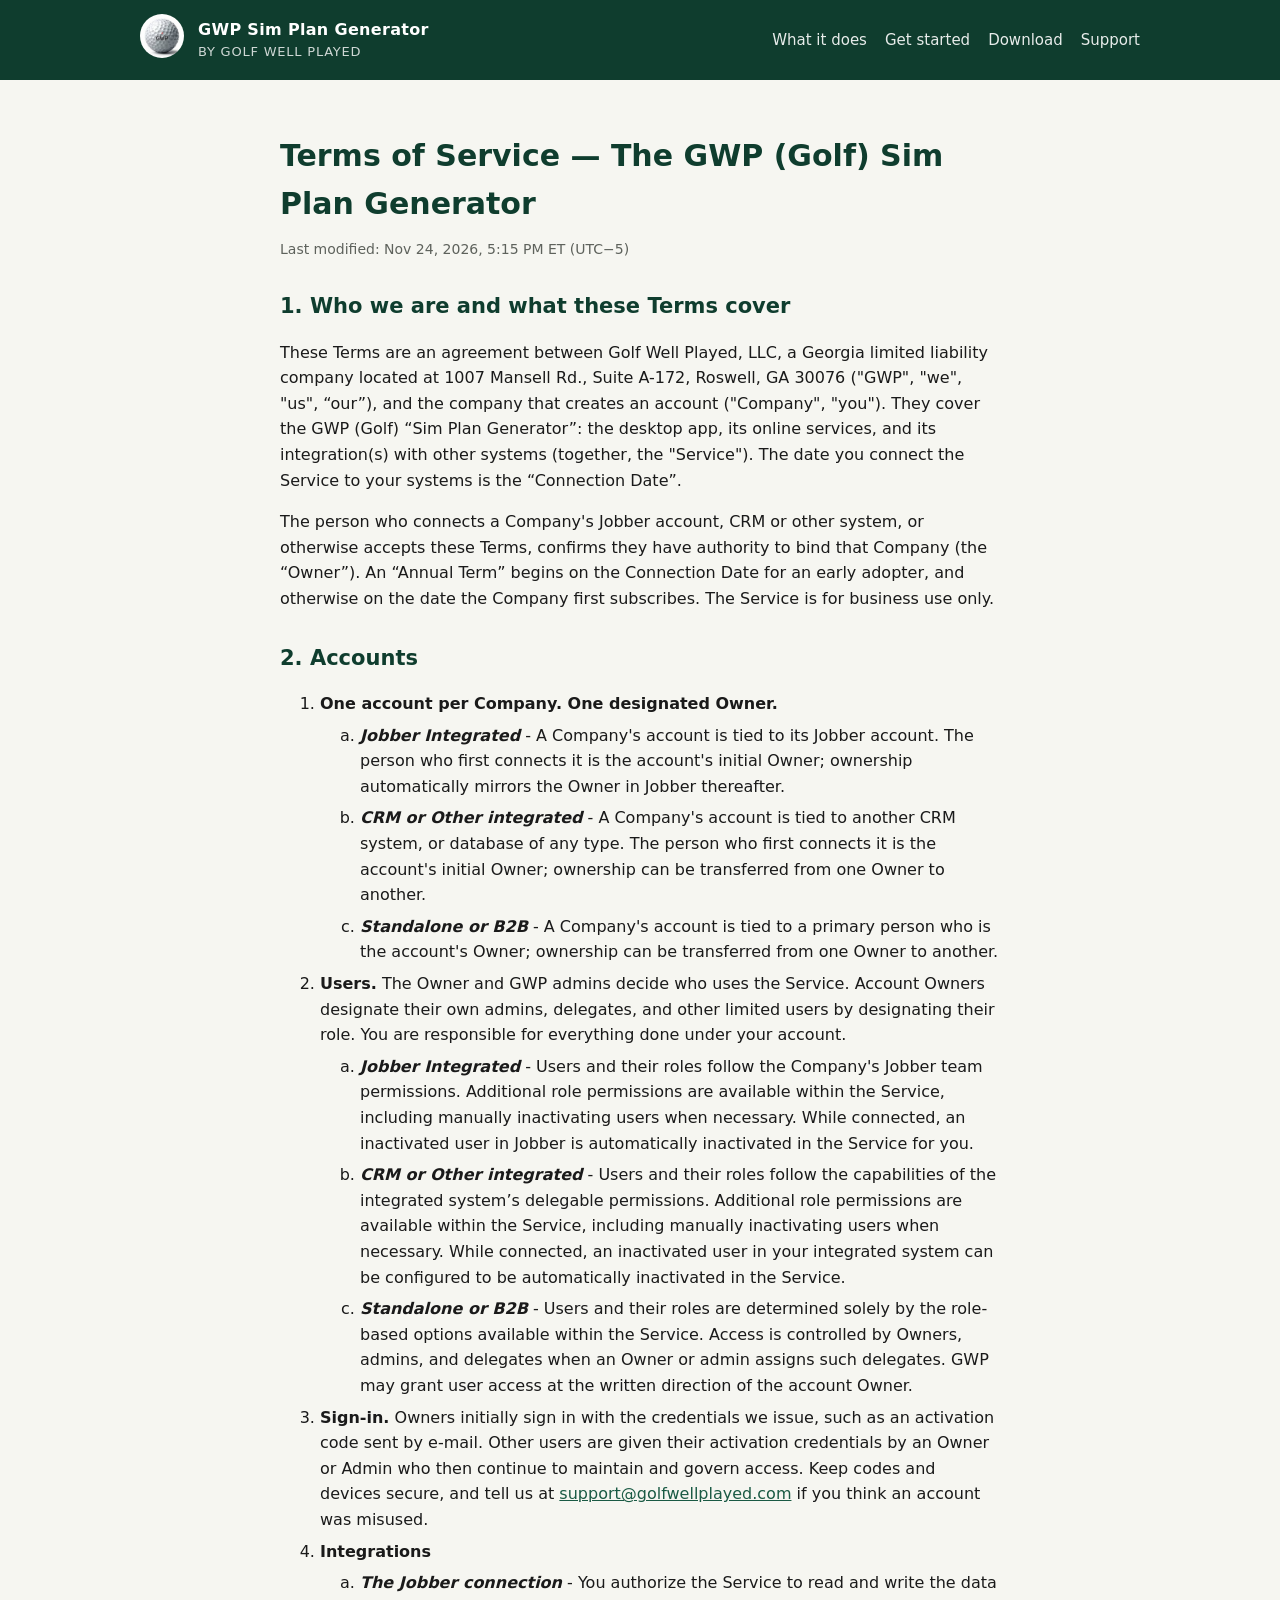
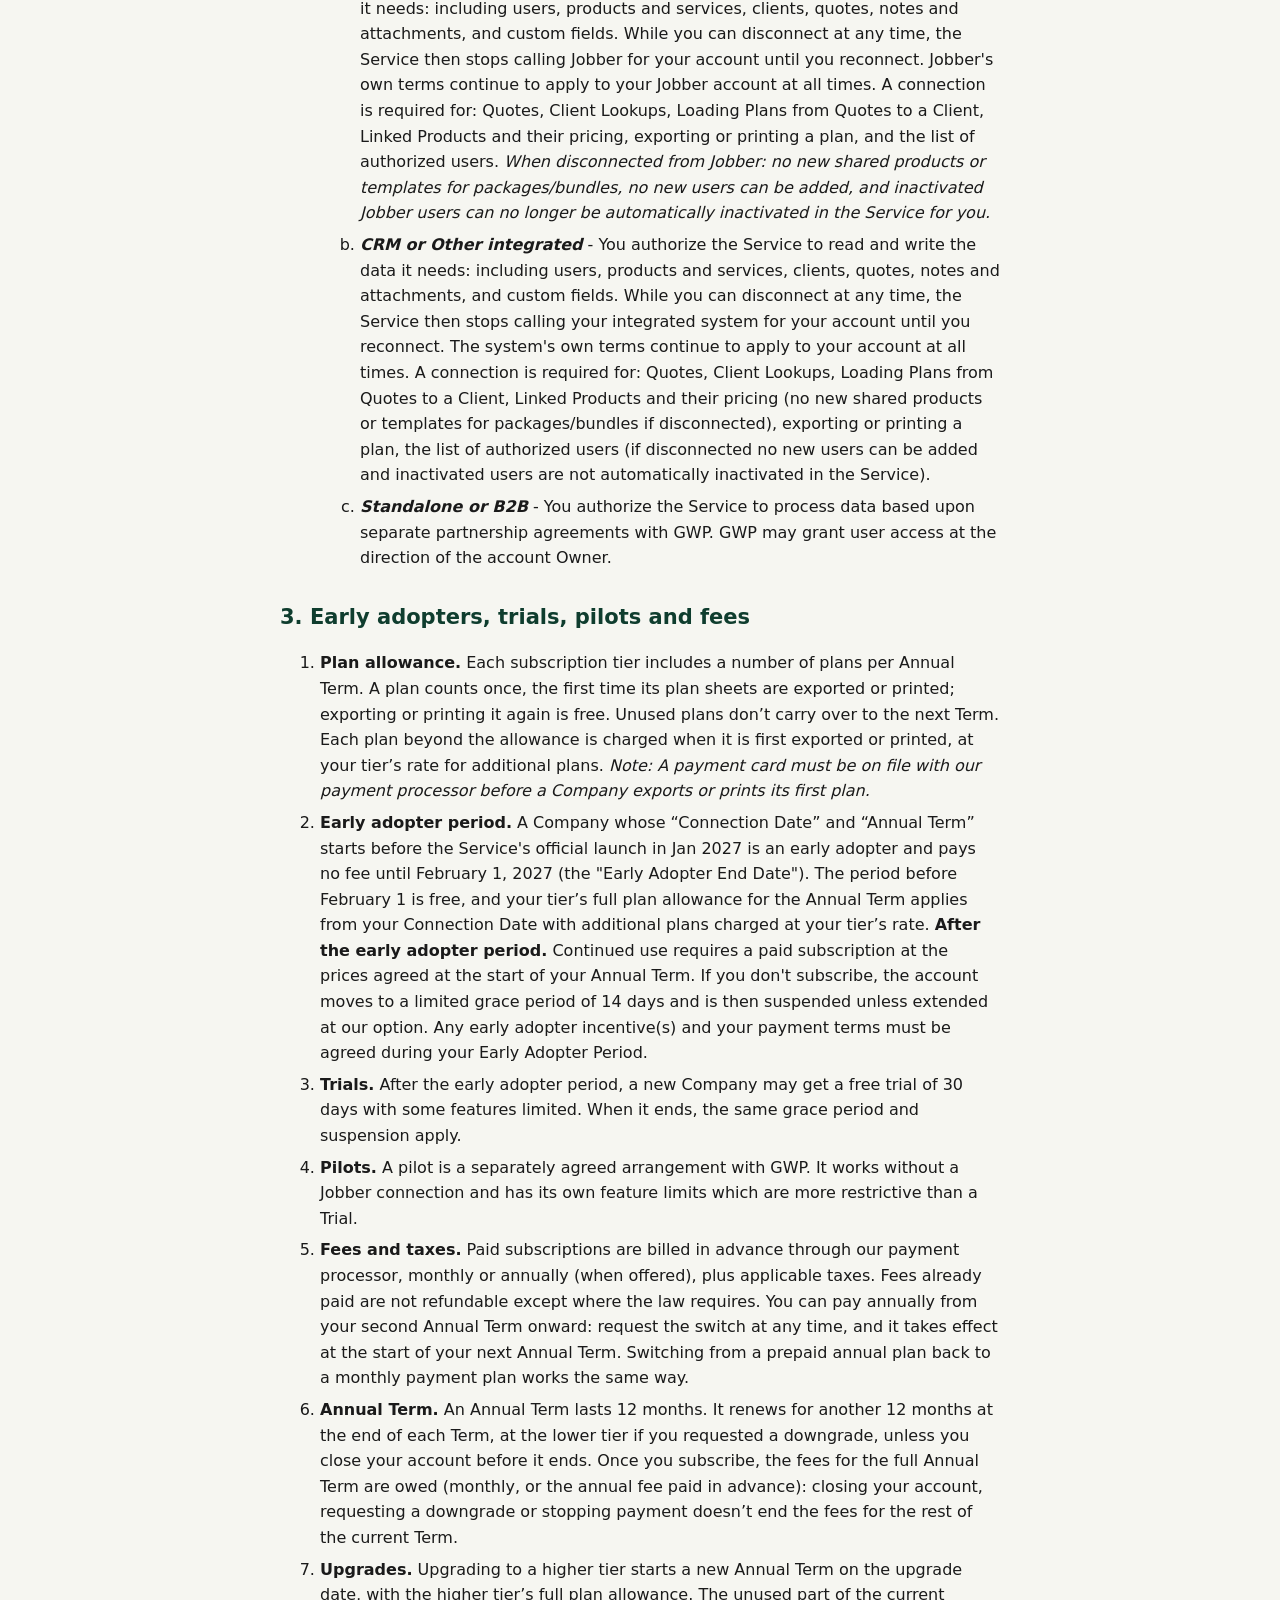
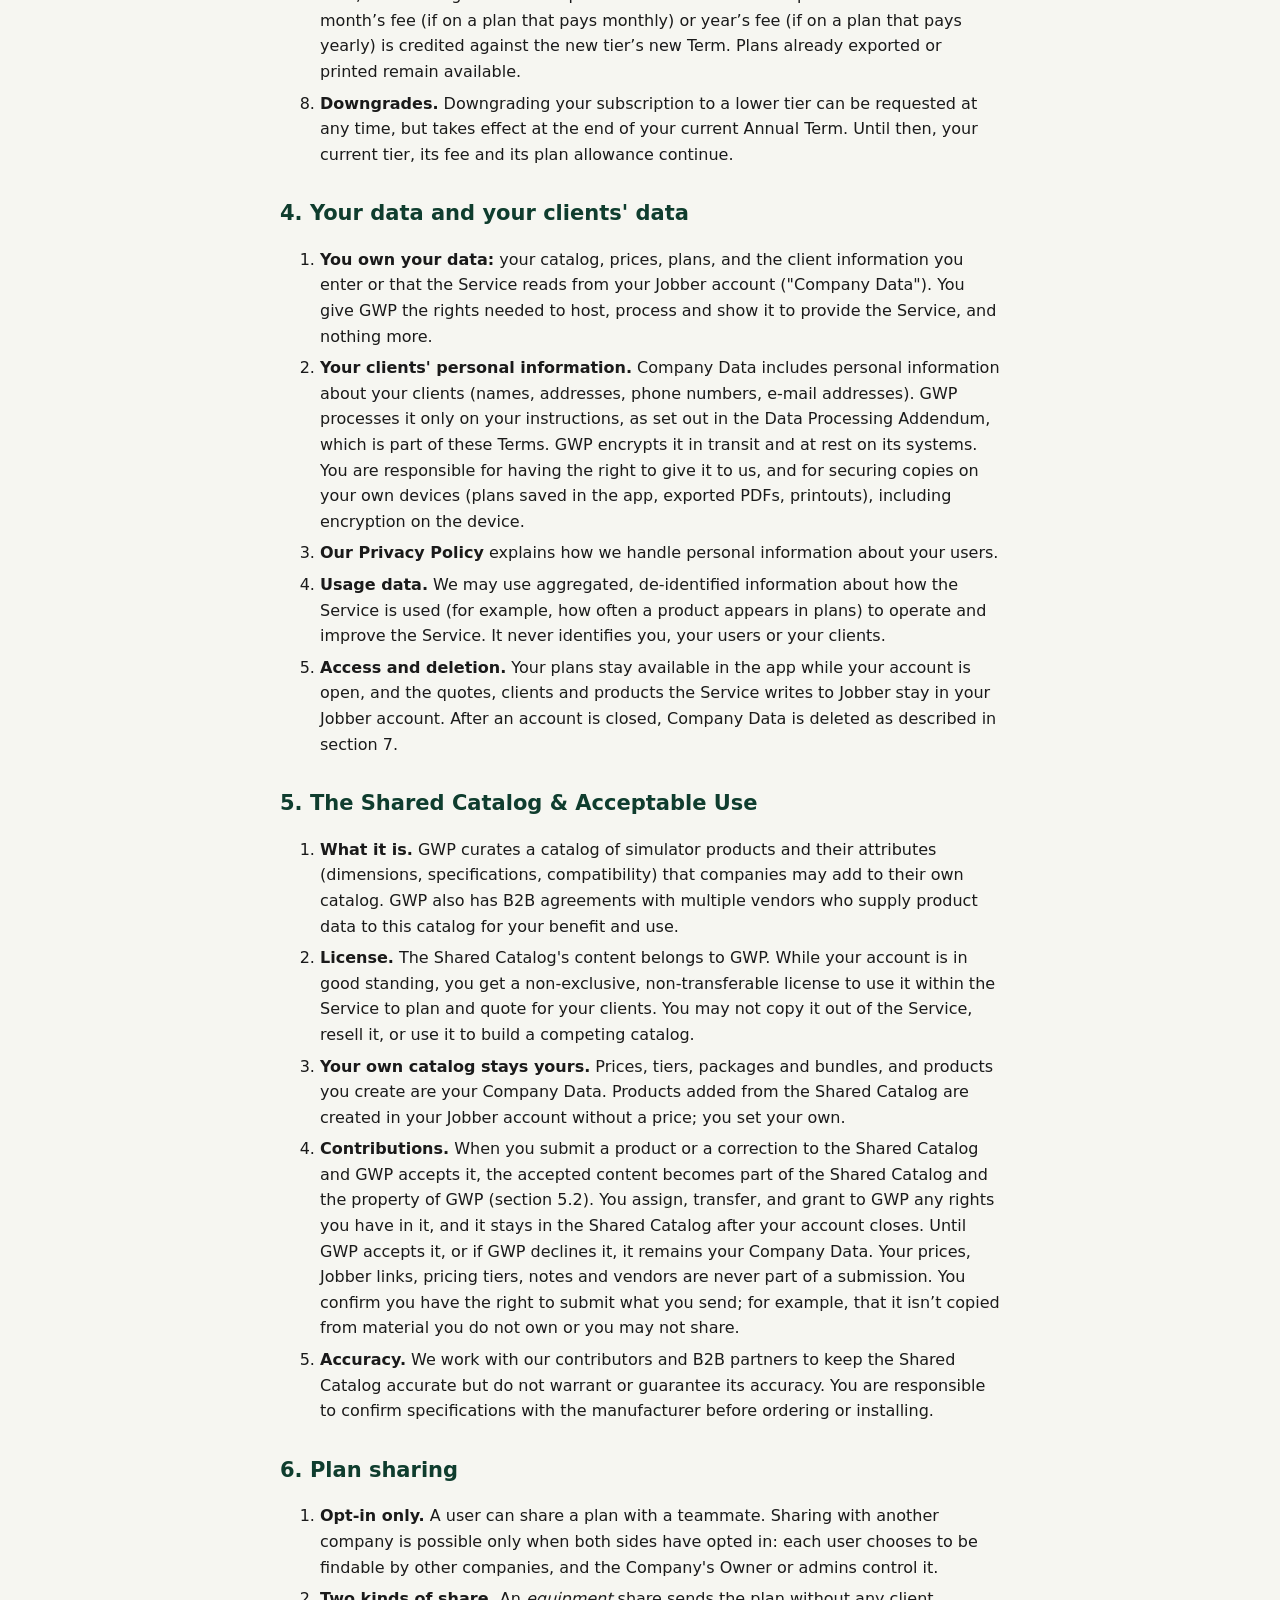
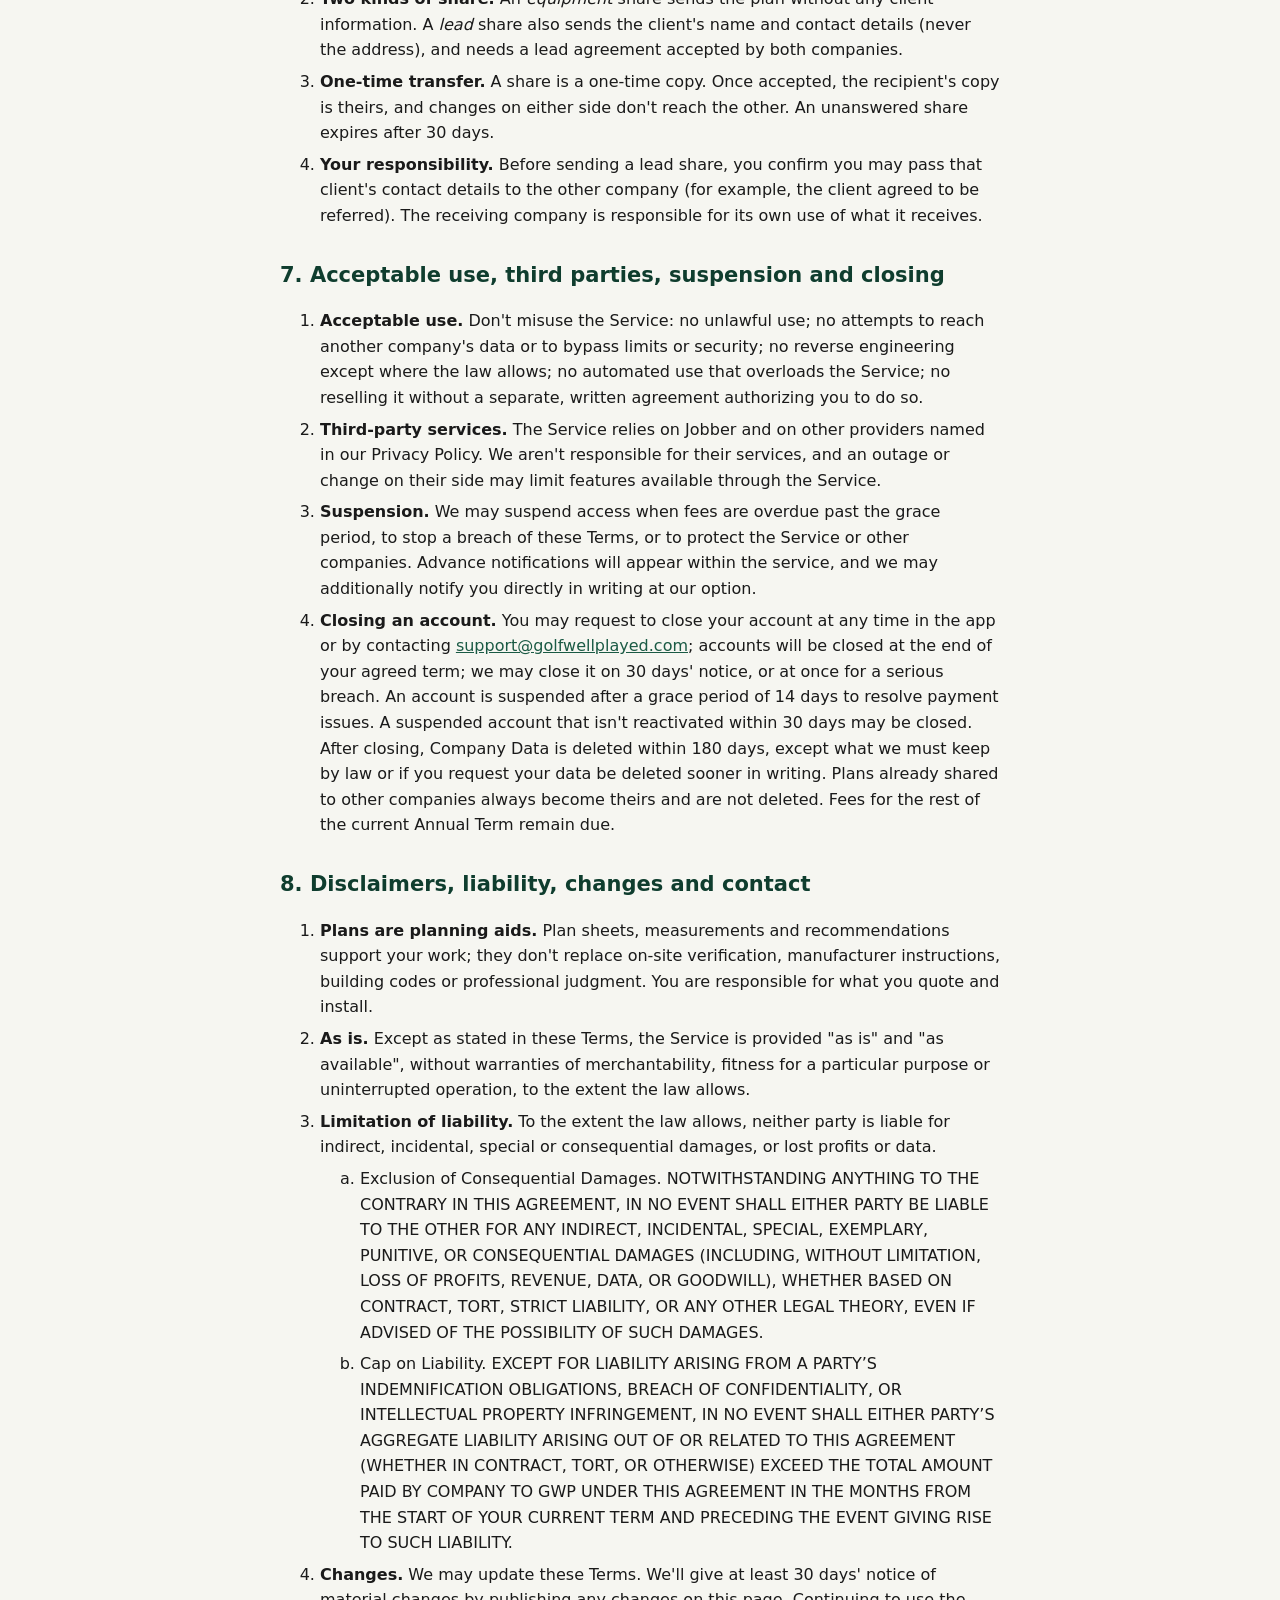
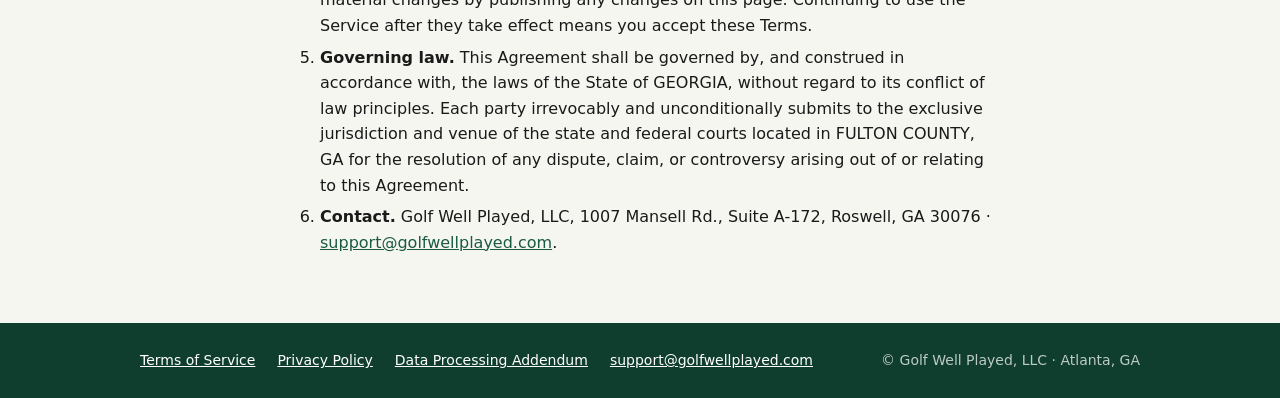
<file: docs/legal/terms.html>
<!DOCTYPE html>
<html lang="en">
<head>
<meta charset="utf-8">
<meta name="viewport" content="width=device-width, initial-scale=1">
<title>Terms of Service — GWP Sim Plan Generator</title>
<meta name="description" content="The GWP Sim Plan Generator's Terms of Service.">
<link rel="icon" href="../assets/gwp-logo.png">
<link rel="stylesheet" href="../assets/site.css">
</head>
<body>
<header class="top"><div class="wrap">
  <a href="../" aria-label="Home"><img src="../assets/gwp-logo.png" alt="Golf Well Played"></a>
  <div class="brand">GWP Sim Plan Generator<small>by Golf Well Played</small></div>
  <nav aria-label="Site"><a href="../#what">What it does</a><a href="../#start">Get started</a><a href="../#download">Download</a><a href="../#support">Support</a></nav>
</div></header>
<main><section><div class="wrap doc">
<h1>Terms of Service — The GWP (Golf) Sim Plan Generator</h1>
<p class="stamp">Last modified: Nov 24, 2026, 5:15 PM ET (UTC−5)</p>
<h2>1. Who we are and what these Terms cover</h2>
<p>These Terms are an agreement between Golf Well Played, LLC, a Georgia limited liability company located at 1007 Mansell Rd., Suite A-172, Roswell, GA 30076 (&quot;GWP&quot;, &quot;we&quot;, &quot;us&quot;, “our”), and the company that creates an account (&quot;Company&quot;, &quot;you&quot;). They cover the GWP (Golf) “Sim Plan Generator”: the desktop app, its online services, and its integration(s) with other systems (together, the &quot;Service&quot;). The date you connect the Service to your systems is the “Connection Date”.</p>
<p>The person who connects a Company's Jobber account, CRM or other system, or otherwise accepts these Terms, confirms they have authority to bind that Company (the “Owner”). An “Annual Term” begins on the Connection Date for an early adopter, and otherwise on the date the Company first subscribes.  The Service is for business use only.</p>
<h2>2. Accounts</h2>
<ol><li>
<strong>One account per Company. One designated Owner.</strong>
<ol><li>
<strong><em>Jobber Integrated</strong></em> - A Company's account is tied to its Jobber account. The person who first connects it is the account's initial Owner; ownership automatically mirrors the Owner in Jobber thereafter.
</li><li>
<strong><em>CRM or Other integrated</strong></em> - A Company's account is tied to another CRM system, or database of any type. The person who first connects it is the account's initial Owner; ownership can be transferred from one Owner to another.
</li><li>
<strong><em>Standalone or B2B</strong></em> - A Company's account is tied to a primary person who is the account's Owner; ownership can be transferred from one Owner to another.
</li></ol>
</li><li>
<strong>Users.</strong> The Owner and GWP admins decide who uses the Service. Account Owners designate their own admins, delegates, and other limited users by designating their role. You are responsible for everything done under your account.
<ol><li>
<strong><em>Jobber Integrated</strong></em> - Users and their roles follow the Company's Jobber team permissions. Additional role permissions are available within the Service, including manually inactivating users when necessary. While connected, an inactivated user in Jobber is automatically inactivated in the Service for you.
</li><li>
<strong><em>CRM or Other integrated</strong></em> - Users and their roles follow the capabilities of the integrated system’s delegable permissions. Additional role permissions are available within the Service, including manually inactivating users when necessary. While connected, an inactivated user in your integrated system can be configured to be automatically inactivated in the Service.
</li><li>
<strong><em>Standalone or B2B</strong></em> - Users and their roles are determined solely by the role-based options available within the Service. Access is controlled by Owners, admins, and delegates when an Owner or admin assigns such delegates. GWP may grant user access at the written direction of the account Owner.
</li></ol>
</li><li>
<strong>Sign-in.</strong> Owners initially sign in with the credentials we issue, such as an activation code sent by e-mail. Other users are given their activation credentials by an Owner or Admin who then continue to maintain and govern access. Keep codes and devices secure, and tell us at <a href="mailto:support@golfwellplayed.com"><a href="mailto:support@golfwellplayed.com">support@golfwellplayed.com</a></a> if you think an account was misused.
</li><li>
<strong>Integrations</strong>
<ol><li>
<strong><em>The Jobber connection</strong></em> - You authorize the Service to read and write the data it needs: including users, products and services, clients, quotes, notes and attachments, and custom fields. While you can disconnect at any time, the Service then stops calling Jobber for your account until you reconnect. Jobber's own terms continue to apply to your Jobber account at all times.
 A connection is required for: Quotes, Client Lookups, Loading Plans from Quotes to a Client, Linked Products and their pricing, exporting or printing a plan, and the list of authorized users.
 <em>When disconnected from Jobber: no new shared products or templates for packages/bundles, no new users can be added, and inactivated Jobber users can no longer be automatically inactivated in the Service for you.</em>
</li><li>
<strong><em>CRM or Other integrated</strong></em> - You authorize the Service to read and write the data it needs: including users, products and services, clients, quotes, notes and attachments, and custom fields. While you can disconnect at any time, the Service then stops calling your integrated system for your account until you reconnect. The system's own terms continue to apply to your account at all times.
 A connection is required for: Quotes, Client Lookups, Loading Plans from Quotes to a Client, Linked Products and their pricing (no new shared products or templates for packages/bundles if disconnected), exporting or printing a plan, the list of authorized users (if disconnected no new users can be added and inactivated users are not automatically inactivated in the Service).
</li><li>
<strong><em>Standalone or B2B</strong></em> - You authorize the Service to process data based upon separate partnership agreements with GWP. GWP may grant user access at the direction of the account Owner.
</li></ol>
</li></ol>
<h2>3. Early adopters, trials, pilots and fees</h2>
<ol><li>
<strong>Plan allowance.</strong> Each subscription tier includes a number of plans per Annual Term. A plan counts once, the first time its plan sheets are exported or printed; exporting or printing it again is free. Unused plans don’t carry over to the next Term. Each plan beyond the allowance is charged when it is first exported or printed, at your tier’s rate for additional plans. <em>Note: A payment card must be on file with our payment processor before a Company exports or prints its first plan.</em>
</li><li>
<strong>Early adopter period.</strong> A Company whose “Connection Date” and “Annual Term” starts before the Service's official launch in Jan 2027 is an early adopter and pays no fee until February 1, 2027 (the &quot;Early Adopter End Date&quot;). The period before February 1 is free, and your tier’s full plan allowance for the Annual Term applies from your Connection Date with additional plans charged at your tier’s rate. <strong>After the early adopter period.</strong> Continued use requires a paid subscription at the prices agreed at the start of your Annual Term. If you don't subscribe, the account moves to a limited grace period of 14 days and is then suspended unless extended at our option. Any early adopter incentive(s) and your payment terms must be agreed during your Early Adopter Period.
</li><li>
<strong>Trials.</strong> After the early adopter period, a new Company may get a free trial of 30 days with some features limited. When it ends, the same grace period and suspension apply.
</li><li>
<strong>Pilots.</strong> A pilot is a separately agreed arrangement with GWP. It works without a Jobber connection and has its own feature limits which are more restrictive than a Trial.
</li><li>
<strong>Fees and taxes.</strong> Paid subscriptions are billed in advance through our payment processor, monthly or annually (when offered), plus applicable taxes. Fees already paid are not refundable except where the law requires. You can pay annually from your second Annual Term onward: request the switch at any time, and it takes effect at the start of your next Annual Term. Switching from a prepaid annual plan back to a monthly payment plan works the same way.
</li><li>
<strong>Annual Term.</strong> An Annual Term lasts 12 months. It renews for another 12 months at the end of each Term, at the lower tier if you requested a downgrade, unless you close your account before it ends. Once you subscribe, the fees for the full Annual Term are owed (monthly, or the annual fee paid in advance): closing your account, requesting a downgrade or stopping payment doesn’t end the fees for the rest of the current Term.
</li><li>
<strong>Upgrades.</strong> Upgrading to a higher tier starts a new Annual Term on the upgrade date, with the higher tier’s full plan allowance. The unused part of the current month’s fee (if on a plan that pays monthly) or year’s fee (if on a plan that pays yearly) is credited against the new tier’s new Term. Plans already exported or printed remain available.
</li><li>
<strong>Downgrades.</strong> Downgrading your subscription to a lower tier can be requested at any time, but takes effect at the end of your current Annual Term. Until then, your current tier, its fee and its plan allowance continue.
</li></ol>
<h2>4. Your data and your clients' data</h2>
<ol><li>
<strong>You own your data:</strong> your catalog, prices, plans, and the client information you enter or that the Service reads from your Jobber account (&quot;Company Data&quot;). You give GWP the rights needed to host, process and show it to provide the Service, and nothing more.
</li><li>
<strong>Your clients' personal information.</strong> Company Data includes personal information about your clients (names, addresses, phone numbers, e-mail addresses). GWP processes it only on your instructions, as set out in the Data Processing Addendum, which is part of these Terms. GWP encrypts it in transit and at rest on its systems. You are responsible for having the right to give it to us, and for securing copies on your own devices (plans saved in the app, exported PDFs, printouts), including encryption on the device.
</li><li>
<strong>Our Privacy Policy</strong> explains how we handle personal information about your users.
</li><li>
<strong>Usage data.</strong> We may use aggregated, de-identified information about how the Service is used (for example, how often a product appears in plans) to operate and improve the Service. It never identifies you, your users or your clients.
</li><li>
<strong>Access and deletion.</strong> Your plans stay available in the app while your account is open, and the quotes, clients and products the Service writes to Jobber stay in your Jobber account. After an account is closed, Company Data is deleted as described in section 7.
</li></ol>
<h2>5. The Shared Catalog &amp; Acceptable Use</h2>
<ol><li>
<strong>What it is.</strong> GWP curates a catalog of simulator products and their attributes (dimensions, specifications, compatibility) that companies may add to their own catalog. GWP also has B2B agreements with multiple vendors who supply product data to this catalog for your benefit and use.
</li><li>
<strong>License.</strong> The Shared Catalog's content belongs to GWP. While your account is in good standing, you get a non-exclusive, non-transferable license to use it within the Service to plan and quote for your clients. You may not copy it out of the Service, resell it, or use it to build a competing catalog.
</li><li>
<strong>Your own catalog stays yours.</strong> Prices, tiers, packages and bundles, and products you create are your Company Data. Products added from the Shared Catalog are created in your Jobber account without a price; you set your own.
</li><li>
<strong>Contributions.</strong> When you submit a product or a correction to the Shared Catalog and GWP accepts it, the accepted content becomes part of the Shared Catalog and the property of GWP (section 5.2). You assign, transfer, and grant to GWP any rights you have in it, and it stays in the Shared Catalog after your account closes. Until GWP accepts it, or if GWP declines it, it remains your Company Data. Your prices, Jobber links, pricing tiers, notes and vendors are never part of a submission. You confirm you have the right to submit what you send; for example, that it isn’t copied from material you do not own or you may not share.
</li><li>
<strong>Accuracy.</strong> We work with our contributors and B2B partners to keep the Shared Catalog accurate but do not warrant or guarantee its accuracy. You are responsible to confirm specifications with the manufacturer before ordering or installing.
</li></ol>
<h2>6. Plan sharing</h2>
<ol><li>
<strong>Opt-in only.</strong> A user can share a plan with a teammate. Sharing with another company is possible only when both sides have opted in: each user chooses to be findable by other companies, and the Company's Owner or admins control it.
</li><li>
<strong>Two kinds of share.</strong> An <em>equipment</em> share sends the plan without any client information. A <em>lead</em> share also sends the client's name and contact details (never the address), and needs a lead agreement accepted by both companies.
</li><li>
<strong>One-time transfer.</strong> A share is a one-time copy. Once accepted, the recipient's copy is theirs, and changes on either side don't reach the other. An unanswered share expires after 30 days.
</li><li>
<strong>Your responsibility.</strong> Before sending a lead share, you confirm you may pass that client's contact details to the other company (for example, the client agreed to be referred). The receiving company is responsible for its own use of what it receives.
</li></ol>
<h2>7. Acceptable use, third parties, suspension and closing</h2>
<ol><li>
<strong>Acceptable use.</strong> Don't misuse the Service: no unlawful use; no attempts to reach another company's data or to bypass limits or security; no reverse engineering except where the law allows; no automated use that overloads the Service; no reselling it without a separate, written agreement authorizing you to do so.
</li><li>
<strong>Third-party services.</strong> The Service relies on Jobber and on other providers named in our Privacy Policy. We aren't responsible for their services, and an outage or change on their side may limit features available through the Service.
</li><li>
<strong>Suspension.</strong> We may suspend access when fees are overdue past the grace period, to stop a breach of these Terms, or to protect the Service or other companies. Advance notifications will appear within the service, and we may additionally notify you directly in writing at our option.
</li><li>
<strong>Closing an account.</strong> You may request to close your account at any time in the app or by contacting <a href="mailto:support@golfwellplayed.com"><a href="mailto:support@golfwellplayed.com">support@golfwellplayed.com</a></a>; accounts will be closed at the end of your agreed term; we may close it on 30 days' notice, or at once for a serious breach. An account is suspended after a grace period of 14 days to resolve payment issues. A suspended account that isn't reactivated within 30 days may be closed. After closing, Company Data is deleted within 180 days, except what we must keep by law or if you request your data be deleted sooner in writing. Plans already shared to other companies always become theirs and are not deleted. Fees for the rest of the current Annual Term remain due.
</li></ol>
<h2>8. Disclaimers, liability, changes and contact</h2>
<ol><li>
<strong>Plans are planning aids.</strong> Plan sheets, measurements and recommendations support your work; they don't replace on-site verification, manufacturer instructions, building codes or professional judgment. You are responsible for what you quote and install.
</li><li>
<strong>As is.</strong> Except as stated in these Terms, the Service is provided &quot;as is&quot; and &quot;as available&quot;, without warranties of merchantability, fitness for a particular purpose or uninterrupted operation, to the extent the law allows.
</li><li>
<strong>Limitation of liability.</strong> To the extent the law allows, neither party is liable for indirect, incidental, special or consequential damages, or lost profits or data.
<ol><li>
Exclusion of Consequential Damages. NOTWITHSTANDING ANYTHING TO THE CONTRARY IN THIS AGREEMENT, IN NO EVENT SHALL EITHER PARTY BE LIABLE TO THE OTHER FOR ANY INDIRECT, INCIDENTAL, SPECIAL, EXEMPLARY, PUNITIVE, OR CONSEQUENTIAL DAMAGES (INCLUDING, WITHOUT LIMITATION, LOSS OF PROFITS, REVENUE, DATA, OR GOODWILL), WHETHER BASED ON CONTRACT, TORT, STRICT LIABILITY, OR ANY OTHER LEGAL THEORY, EVEN IF ADVISED OF THE POSSIBILITY OF SUCH DAMAGES.
</li><li>
Cap on Liability. EXCEPT FOR LIABILITY ARISING FROM A PARTY’S INDEMNIFICATION OBLIGATIONS, BREACH OF CONFIDENTIALITY, OR INTELLECTUAL PROPERTY INFRINGEMENT, IN NO EVENT SHALL EITHER PARTY’S AGGREGATE LIABILITY ARISING OUT OF OR RELATED TO THIS AGREEMENT (WHETHER IN CONTRACT, TORT, OR OTHERWISE) EXCEED THE TOTAL AMOUNT PAID BY COMPANY TO GWP UNDER THIS AGREEMENT IN THE MONTHS FROM THE START OF YOUR CURRENT TERM AND PRECEDING THE EVENT GIVING RISE TO SUCH LIABILITY.
</li></ol>
</li><li>
<strong>Changes.</strong> We may update these Terms. We'll give at least 30 days' notice of material changes by publishing any changes on this page. Continuing to use the Service after they take effect means you accept these Terms.
</li><li>
<strong>Governing law.</strong> This Agreement shall be governed by, and construed in accordance with, the laws of the State of GEORGIA, without regard to its conflict of law principles. Each party irrevocably and unconditionally submits to the exclusive jurisdiction and venue of the state and federal courts located in FULTON COUNTY, GA for the resolution of any dispute, claim, or controversy arising out of or relating to this Agreement.
</li><li>
<strong>Contact.</strong> Golf Well Played, LLC, 1007 Mansell Rd., Suite A-172, Roswell, GA 30076 · <a href="mailto:support@golfwellplayed.com"><a href="mailto:support@golfwellplayed.com">support@golfwellplayed.com</a></a>.
</li></ol>
</div></section></main>
<footer><div class="wrap">
  <a href="../legal/terms.html">Terms of Service</a>
  <a href="../legal/privacy.html">Privacy Policy</a>
  <a href="../legal/dpa.html">Data Processing Addendum</a>
  <a href="mailto:support@golfwellplayed.com">support@golfwellplayed.com</a>
  <span class="right">© Golf Well Played, LLC · Atlanta, GA</span>
</div></footer>
</body>
</html>
</file>
<file: docs/assets/site.css>
/* plans.golfwellplayed.com — GWP Sim Plan Generator site (2026-11-04). GWP's brand colors (the app's brand.js). */
:root {
  --green: #0F3D2E; --green-2: #1a5a44; --gold: #C9A227; --bg: #f6f6f1; --card: #ffffff;
  --text: #1a1a1a; --muted: #5e625c; --border: #dcdcd5; --max: 1040px;
}
* { box-sizing: border-box; }
html { -webkit-text-size-adjust: 100%; }
body { margin: 0; font: 16px/1.6 system-ui, -apple-system, "Segoe UI", Roboto, Helvetica, Arial, sans-serif;
  color: var(--text); background: var(--bg); }
a { color: var(--green-2); }
a:focus-visible, .btn:focus-visible { outline: 3px solid var(--gold); outline-offset: 2px; }
.wrap { max-width: var(--max); margin: 0 auto; padding: 0 20px; }
header.top { background: var(--green); color: #fff; }
header.top .wrap { display: flex; align-items: center; gap: 14px; padding-top: 14px; padding-bottom: 14px; }
header.top img { width: 44px; height: 44px; border-radius: 50%; background: #fff; }
header.top .brand { font-weight: 700; letter-spacing: .02em; }
header.top .brand small { display: block; font-weight: 400; opacity: .8; font-size: 13px; letter-spacing: .06em; text-transform: uppercase; }
header.top nav { margin-left: auto; display: flex; gap: 18px; flex-wrap: wrap; }
header.top nav a { color: #fff; text-decoration: none; opacity: .9; font-size: 15px; }
header.top nav a:hover { opacity: 1; text-decoration: underline; }
.hero { background: linear-gradient(160deg, var(--green) 0%, var(--green-2) 100%); color: #fff; padding: 56px 0 64px; }
.hero h1 { font-size: clamp(28px, 4.4vw, 44px); line-height: 1.15; margin: 0 0 14px; max-width: 760px; }
.hero p { font-size: 18px; max-width: 680px; opacity: .92; margin: 0 0 26px; }
.btn { display: inline-block; padding: 12px 20px; border-radius: 8px; font-weight: 600; text-decoration: none;
  border: 2px solid transparent; }
.btn-gold { background: var(--gold); color: #1a1a1a; }
.btn-gold:hover { filter: brightness(1.06); }
.btn-line { border-color: rgba(255,255,255,.7); color: #fff; margin-left: 10px; }
.btn-line:hover { background: rgba(255,255,255,.1); }
section { padding: 52px 0; }
section h2 { font-size: 26px; margin: 0 0 8px; color: var(--green); }
section .lead { color: var(--muted); margin: 0 0 26px; max-width: 720px; }
.grid { display: grid; gap: 18px; grid-template-columns: repeat(auto-fit, minmax(240px, 1fr)); }
.card { background: var(--card); border: 1px solid var(--border); border-radius: 12px; padding: 20px; }
.card h3 { margin: 0 0 6px; font-size: 18px; color: var(--green); }
.card p { margin: 0; color: var(--muted); font-size: 15px; }
.steps { counter-reset: s; list-style: none; padding: 0; margin: 0; display: grid; gap: 14px; }
.steps li { background: var(--card); border: 1px solid var(--border); border-radius: 12px; padding: 16px 18px 16px 62px;
  position: relative; }
.steps li::before { counter-increment: s; content: counter(s); position: absolute; left: 18px; top: 16px; width: 30px;
  height: 30px; border-radius: 50%; background: var(--green); color: #fff; font-weight: 700; display: grid;
  place-items: center; font-size: 15px; }
.steps b { color: var(--green); }
.steps.plain li { padding-left: 18px; }
.steps.plain li::before { content: none; }
.downloads { display: grid; gap: 14px; grid-template-columns: repeat(auto-fit, minmax(220px, 1fr)); }
.downloads a.card { text-decoration: none; color: inherit; }
.downloads a.card:hover { border-color: var(--green-2); }
.note { font-size: 14px; color: var(--muted); }
code { background: #ecece5; padding: 2px 6px; border-radius: 4px; font-size: 14px; word-break: break-all; }
.band { background: #fff; border-top: 1px solid var(--border); border-bottom: 1px solid var(--border); }
footer { background: var(--green); color: #e8efe9; padding: 26px 0; font-size: 14px; }
footer .wrap { display: flex; flex-wrap: wrap; gap: 10px 22px; align-items: center; }
footer a { color: #fff; }
footer .right { margin-left: auto; opacity: .8; }
.doc { max-width: 760px; }
.doc h1 { color: var(--green); font-size: 30px; margin: 0 0 10px; }
@media (max-width: 640px) {
  header.top nav { display: none; }
  .btn-line { margin: 10px 0 0; }
  footer .right { margin-left: 0; }
}
/* the legal pages (tools/legal-publish.js, 2026-11-07) */
.doc h2 { font-size: 21px; margin: 30px 0 8px; }
.doc h3 { font-size: 17px; margin: 22px 0 6px; color: var(--green); }
.doc .stamp { color: var(--muted); font-size: 14px; margin: 0 0 22px; }
.doc li { margin: 6px 0; }
.doc ol ol { list-style-type: lower-alpha; }
.doc table { border-collapse: collapse; width: 100%; margin: 12px 0 18px; background: var(--card); font-size: 15px; }
.doc th, .doc td { border: 1px solid var(--border); padding: 8px 10px; text-align: left; vertical-align: top; }
.doc th { background: #ecece5; color: var(--green); }
</file>
